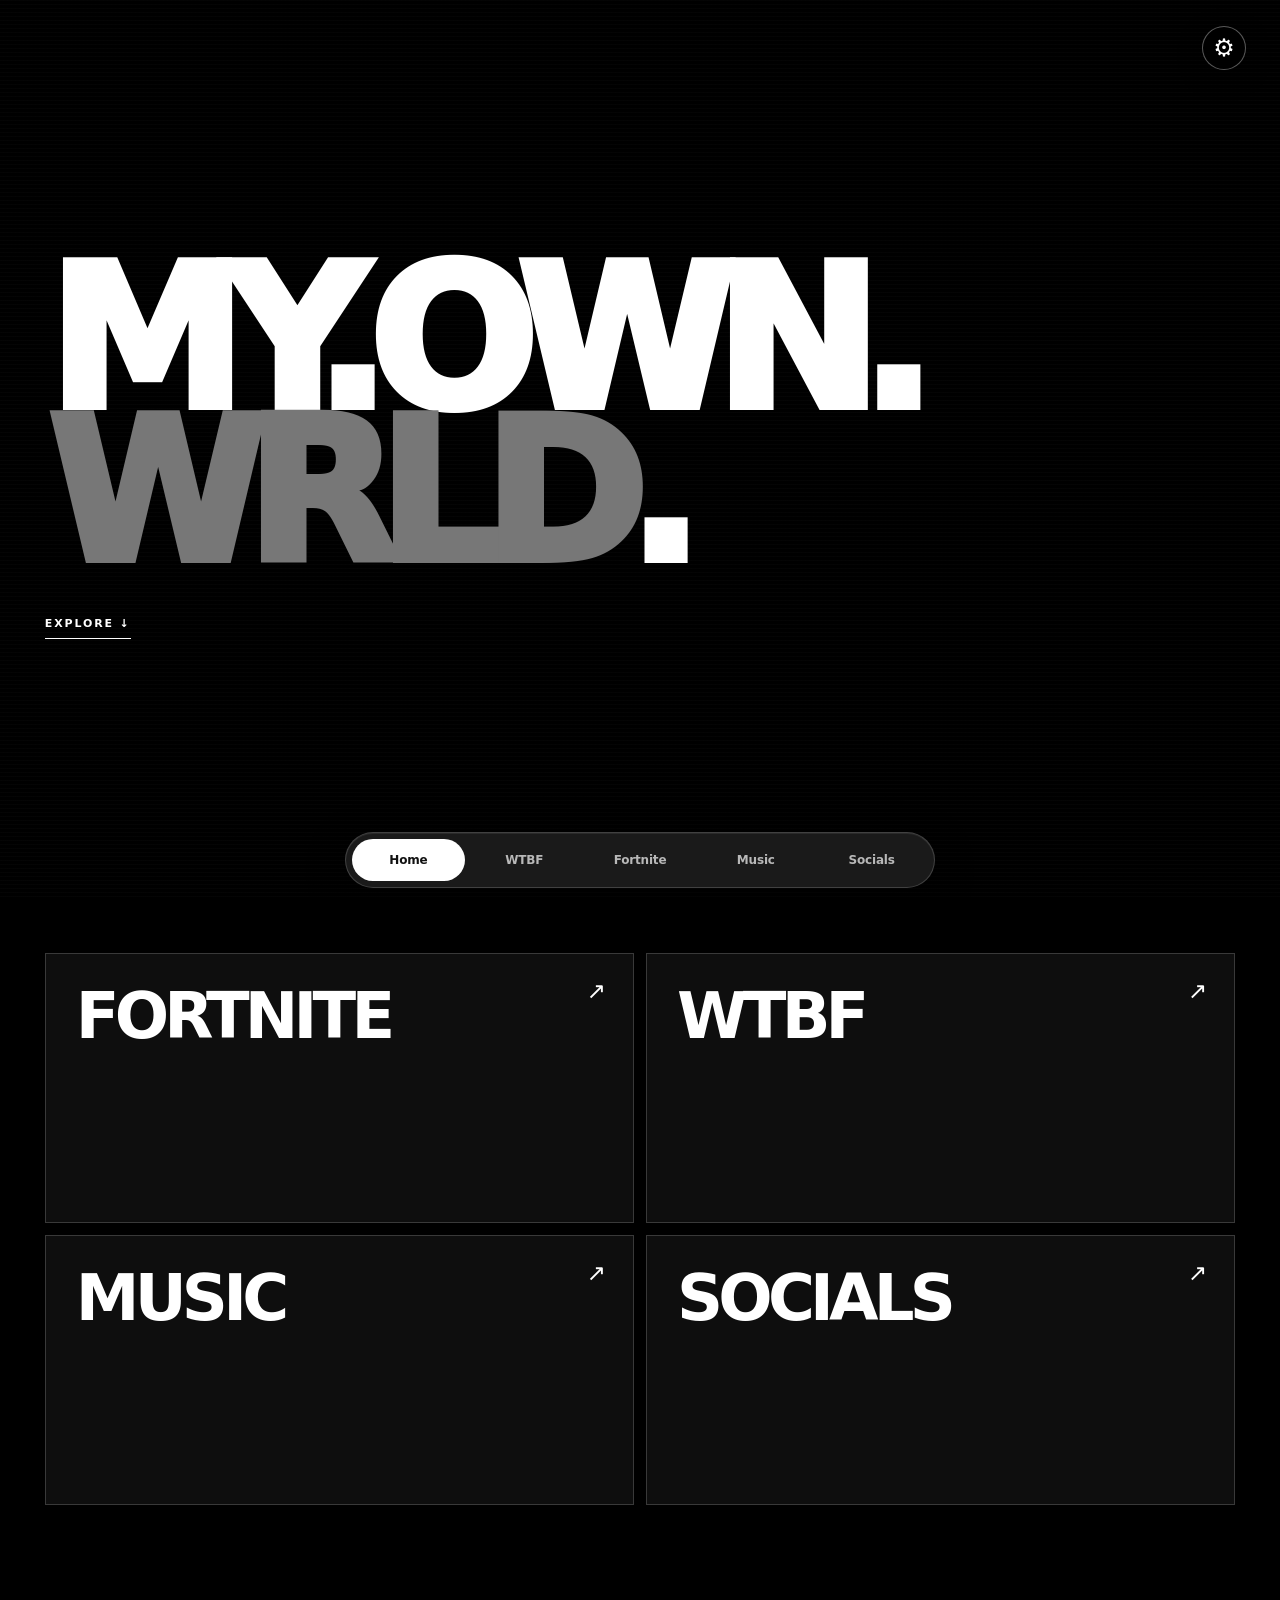
<file: public/index.html>
<!doctype html>
<html lang="en"><head><style>.world-intro-bottom{justify-content:flex-end}.world-tiles{margin-top:0}.world-tile{min-height:210px;align-items:center;justify-content:center;text-align:center}.world-section{padding-top:0}.world-tile strong{position:relative;z-index:1}</style><meta charset="utf-8"><meta name="viewport" content="width=device-width,initial-scale=1"><meta name="theme-color" content="#000000"><meta name="description" content="Personal space for gaming, WTBF, music and creative projects."><title>Home — MY.OWN.WRLD</title><script src="assets/js/settings.js?v=20261115e"></script><link rel="stylesheet" href="assets/css/style.css?v=20261115e"><link rel="stylesheet" href="assets/css/enhancements.css?v=20261115e"></head>
<body class="world-home-body"><main class="world-home"><div class="world-noise" aria-hidden="true"></div><section class="world-intro"><h1>MY.OWN.<br><em>WRLD</em><span class="world-dot">.</span></h1><div class="world-intro-bottom"><a href="#explore" class="world-scroll">EXPLORE ↓</a></div></section><section id="explore" class="world-section"><div class="world-tiles"><a class="world-tile" href="/my.own.wrld/profile.html?v=20261115e"><strong>FORTNITE</strong><b aria-hidden="true">↗</b></a><a class="world-tile" href="/my.own.wrld/wtbf.html?v=20261115e"><strong>WTBF</strong><b aria-hidden="true">↗</b></a><a class="world-tile" href="/my.own.wrld/music.html?v=20261115e"><strong>MUSIC</strong><b aria-hidden="true">↗</b></a><a class="world-tile" href="/my.own.wrld/socials.html?v=20261115e"><strong>SOCIALS</strong><b aria-hidden="true">↗</b></a></div></section></main><a class="settings-trigger" href="settings.html" aria-label="Settings" title="Settings">⚙</a>
<nav class="bottom-nav" aria-label="Main navigation"><a class="nav-link active" aria-current="page" href="/my.own.wrld/index.html?v=20261115e">Home</a><a class="nav-link" href="/my.own.wrld/wtbf.html?v=20261115e">WTBF</a><a class="nav-link" href="/my.own.wrld/profile.html?v=20261115e">Fortnite</a><a class="nav-link" href="/my.own.wrld/music.html?v=20261115e">Music</a><a class="nav-link" href="/my.own.wrld/socials.html?v=20261115e">Socials</a></nav></body></html>
</file>
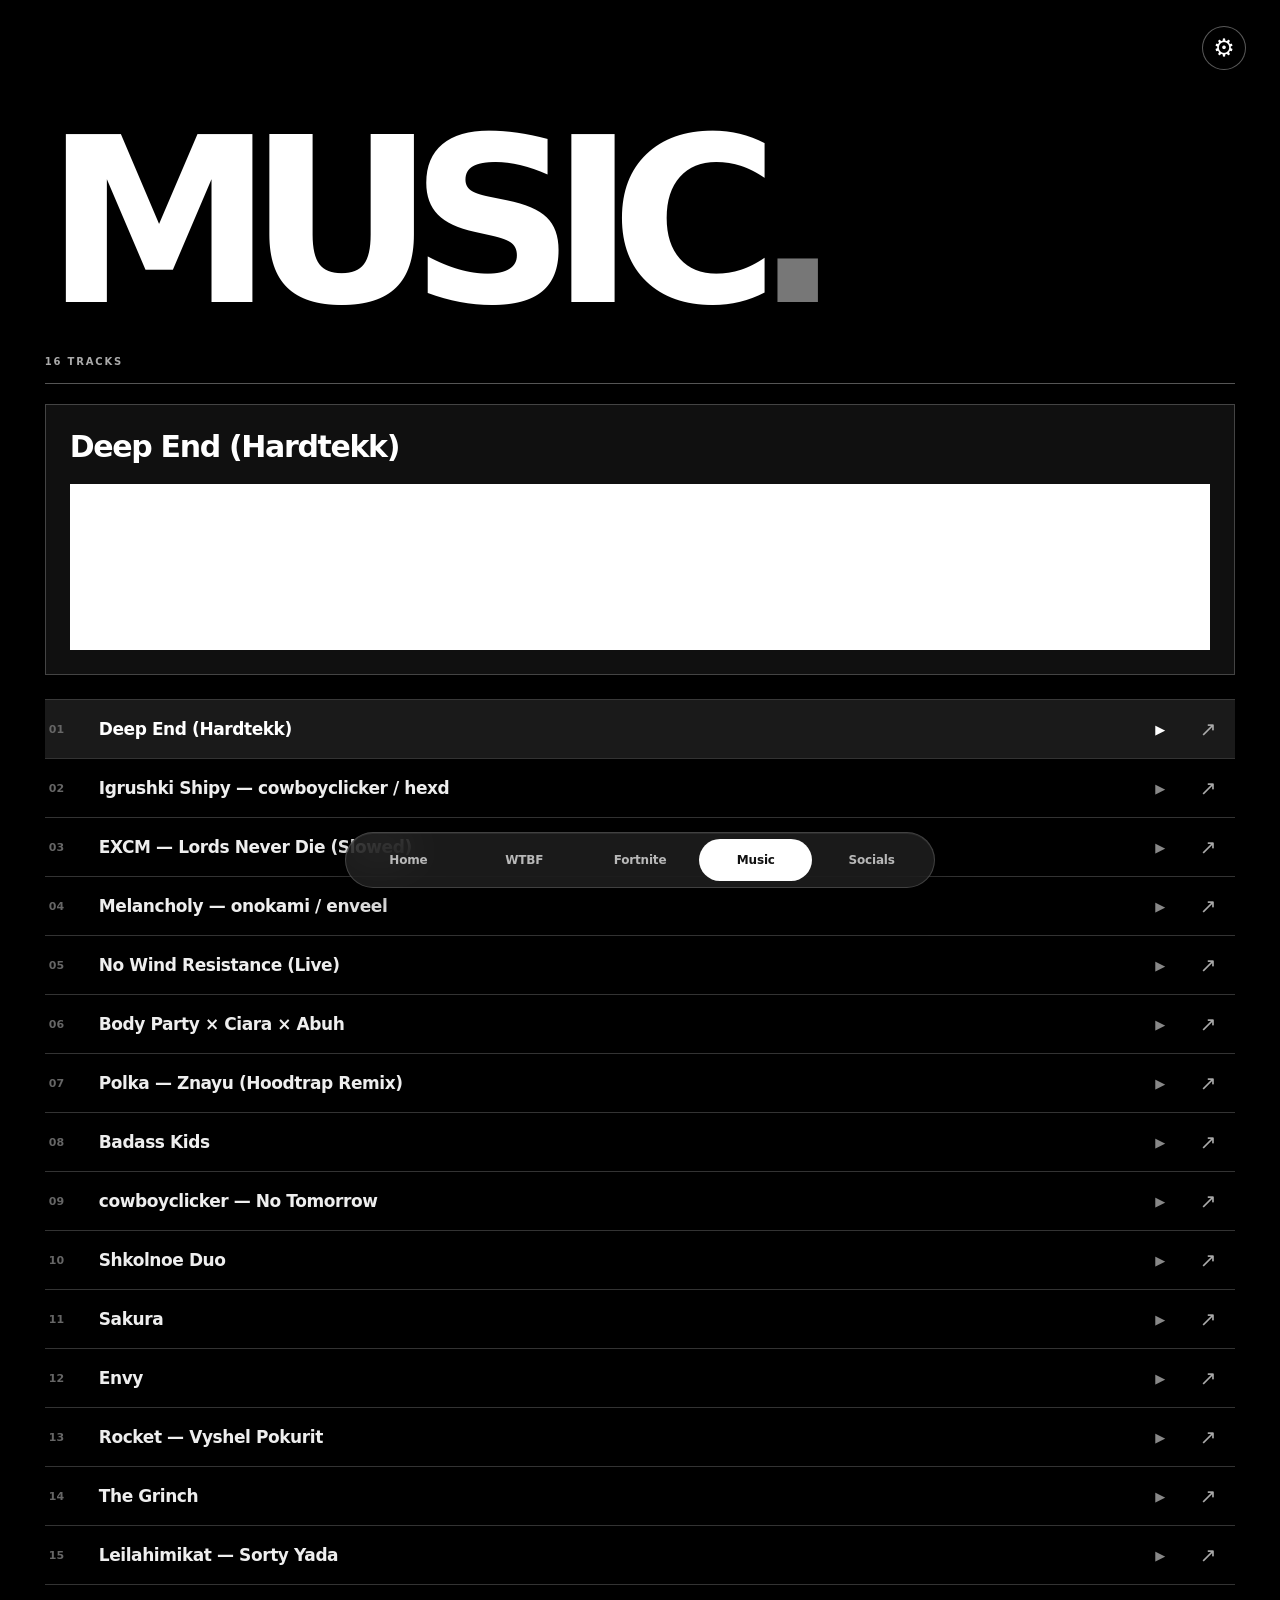
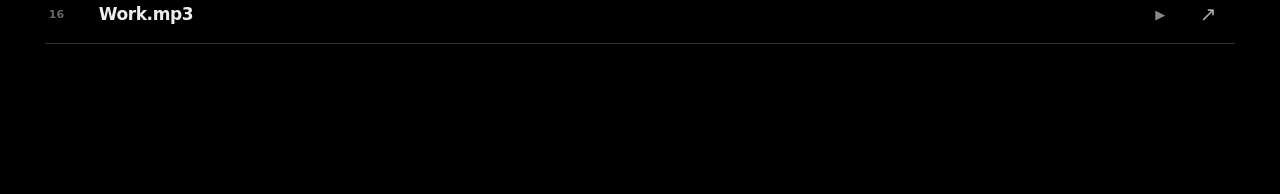
<file: public/music.html>
<!doctype html>
<html lang="en">
<head><meta charset="utf-8"><meta name="viewport" content="width=device-width,initial-scale=1"><meta name="theme-color" content="#000000"><meta name="description" content="16 favorite songs of zxcvGentleman on SoundCloud."><title>Music — MY.OWN.WRLD</title><script src="assets/js/settings.js?v=20261115e"></script><link rel="stylesheet" href="assets/css/style.css?v=20261115e"><link rel="stylesheet" href="assets/css/enhancements.css?v=20261115e"></head>
<body class="music-body">
<main class="music-page"><div class="music-inner">
<header class="music-hero"><h1>MUSIC<span>.</span></h1></header>

<section class="music-library" aria-label="Favorite songs" style="margin-top:25px">
 <div class="music-label"><span>16 TRACKS</span></div>
 <div class="track-player"><div class="track-player-heading"><strong id="selected-track">Deep End (Hardtekk)</strong></div><iframe id="soundcloud-player" title="SoundCloud music player" src="https://w.soundcloud.com/player/?url=https%3A%2F%2Fsoundcloud.com%2Fpipenpodol-sc%2Fdeep-end-hardtekk&color=%23ffffff&auto_play=false&hide_related=true&show_comments=false&show_user=true&show_reposts=false&visual=false" width="100%" height="166" frameborder="0" loading="lazy" allow="autoplay" referrerpolicy="strict-origin-when-cross-origin"></iframe></div>
 <ol class="track-list"><li class="track-row is-active" data-url="https://soundcloud.com/pipenpodol-sc/deep-end-hardtekk" data-title="Deep End (Hardtekk)"><button type="button" class="track-select" aria-label="Load Deep End (Hardtekk) in player"><span class="track-num">01</span><span class="track-name">Deep End (Hardtekk)</span><span class="track-playmark" aria-hidden="true">▶</span></button><a class="track-external" href="https://soundcloud.com/pipenpodol-sc/deep-end-hardtekk" target="_blank" rel="noopener noreferrer" aria-label="Open Deep End (Hardtekk) on SoundCloud">↗</a></li>
<li class="track-row" data-url="https://soundcloud.com/looserxd/igrushki-shipy-cowboyclicker-hexd" data-title="Igrushki Shipy — cowboyclicker / hexd"><button type="button" class="track-select" aria-label="Load Igrushki Shipy — cowboyclicker / hexd in player"><span class="track-num">02</span><span class="track-name">Igrushki Shipy — cowboyclicker / hexd</span><span class="track-playmark" aria-hidden="true">▶</span></button><a class="track-external" href="https://soundcloud.com/looserxd/igrushki-shipy-cowboyclicker-hexd" target="_blank" rel="noopener noreferrer" aria-label="Open Igrushki Shipy — cowboyclicker / hexd on SoundCloud">↗</a></li>
<li class="track-row" data-url="https://soundcloud.com/undernicotine/excm-lords-never-die-slowed" data-title="EXCM — Lords Never Die (Slowed)"><button type="button" class="track-select" aria-label="Load EXCM — Lords Never Die (Slowed) in player"><span class="track-num">03</span><span class="track-name">EXCM — Lords Never Die (Slowed)</span><span class="track-playmark" aria-hidden="true">▶</span></button><a class="track-external" href="https://soundcloud.com/undernicotine/excm-lords-never-die-slowed" target="_blank" rel="noopener noreferrer" aria-label="Open EXCM — Lords Never Die (Slowed) on SoundCloud">↗</a></li>
<li class="track-row" data-url="https://soundcloud.com/dekusarancha/melancholy-onokami-enveel" data-title="Melancholy — onokami / enveel"><button type="button" class="track-select" aria-label="Load Melancholy — onokami / enveel in player"><span class="track-num">04</span><span class="track-name">Melancholy — onokami / enveel</span><span class="track-playmark" aria-hidden="true">▶</span></button><a class="track-external" href="https://soundcloud.com/dekusarancha/melancholy-onokami-enveel" target="_blank" rel="noopener noreferrer" aria-label="Open Melancholy — onokami / enveel on SoundCloud">↗</a></li>
<li class="track-row" data-url="https://soundcloud.com/maksim-10633337/no-wind-resistance-live" data-title="No Wind Resistance (Live)"><button type="button" class="track-select" aria-label="Load No Wind Resistance (Live) in player"><span class="track-num">05</span><span class="track-name">No Wind Resistance (Live)</span><span class="track-playmark" aria-hidden="true">▶</span></button><a class="track-external" href="https://soundcloud.com/maksim-10633337/no-wind-resistance-live" target="_blank" rel="noopener noreferrer" aria-label="Open No Wind Resistance (Live) on SoundCloud">↗</a></li>
<li class="track-row" data-url="https://soundcloud.com/itsfeverie/body-party-x-ciara-x-abuh" data-title="Body Party × Ciara × Abuh"><button type="button" class="track-select" aria-label="Load Body Party × Ciara × Abuh in player"><span class="track-num">06</span><span class="track-name">Body Party × Ciara × Abuh</span><span class="track-playmark" aria-hidden="true">▶</span></button><a class="track-external" href="https://soundcloud.com/itsfeverie/body-party-x-ciara-x-abuh" target="_blank" rel="noopener noreferrer" aria-label="Open Body Party × Ciara × Abuh on SoundCloud">↗</a></li>
<li class="track-row" data-url="https://soundcloud.com/fxckfame10/polka-znayu-hoodtrap-remix" data-title="Polka — Znayu (Hoodtrap Remix)"><button type="button" class="track-select" aria-label="Load Polka — Znayu (Hoodtrap Remix) in player"><span class="track-num">07</span><span class="track-name">Polka — Znayu (Hoodtrap Remix)</span><span class="track-playmark" aria-hidden="true">▶</span></button><a class="track-external" href="https://soundcloud.com/fxckfame10/polka-znayu-hoodtrap-remix" target="_blank" rel="noopener noreferrer" aria-label="Open Polka — Znayu (Hoodtrap Remix) on SoundCloud">↗</a></li>
<li class="track-row" data-url="https://soundcloud.com/8yyy/badasskids" data-title="Badass Kids"><button type="button" class="track-select" aria-label="Load Badass Kids in player"><span class="track-num">08</span><span class="track-name">Badass Kids</span><span class="track-playmark" aria-hidden="true">▶</span></button><a class="track-external" href="https://soundcloud.com/8yyy/badasskids" target="_blank" rel="noopener noreferrer" aria-label="Open Badass Kids on SoundCloud">↗</a></li>
<li class="track-row" data-url="https://soundcloud.com/17javelin/cowboyclicker-no-tomorrow-prod" data-title="cowboyclicker — No Tomorrow"><button type="button" class="track-select" aria-label="Load cowboyclicker — No Tomorrow in player"><span class="track-num">09</span><span class="track-name">cowboyclicker — No Tomorrow</span><span class="track-playmark" aria-hidden="true">▶</span></button><a class="track-external" href="https://soundcloud.com/17javelin/cowboyclicker-no-tomorrow-prod" target="_blank" rel="noopener noreferrer" aria-label="Open cowboyclicker — No Tomorrow on SoundCloud">↗</a></li>
<li class="track-row" data-url="https://soundcloud.com/percoshket/shkolnoe-duo" data-title="Shkolnoe Duo"><button type="button" class="track-select" aria-label="Load Shkolnoe Duo in player"><span class="track-num">10</span><span class="track-name">Shkolnoe Duo</span><span class="track-playmark" aria-hidden="true">▶</span></button><a class="track-external" href="https://soundcloud.com/percoshket/shkolnoe-duo" target="_blank" rel="noopener noreferrer" aria-label="Open Shkolnoe Duo on SoundCloud">↗</a></li>
<li class="track-row" data-url="https://soundcloud.com/163onme/sakura" data-title="Sakura"><button type="button" class="track-select" aria-label="Load Sakura in player"><span class="track-num">11</span><span class="track-name">Sakura</span><span class="track-playmark" aria-hidden="true">▶</span></button><a class="track-external" href="https://soundcloud.com/163onme/sakura" target="_blank" rel="noopener noreferrer" aria-label="Open Sakura on SoundCloud">↗</a></li>
<li class="track-row" data-url="https://soundcloud.com/su4kasoska/envy" data-title="Envy"><button type="button" class="track-select" aria-label="Load Envy in player"><span class="track-num">12</span><span class="track-name">Envy</span><span class="track-playmark" aria-hidden="true">▶</span></button><a class="track-external" href="https://soundcloud.com/su4kasoska/envy" target="_blank" rel="noopener noreferrer" aria-label="Open Envy on SoundCloud">↗</a></li>
<li class="track-row" data-url="https://soundcloud.com/exdenya/rocket-vyshel-pokurit" data-title="Rocket — Vyshel Pokurit"><button type="button" class="track-select" aria-label="Load Rocket — Vyshel Pokurit in player"><span class="track-num">13</span><span class="track-name">Rocket — Vyshel Pokurit</span><span class="track-playmark" aria-hidden="true">▶</span></button><a class="track-external" href="https://soundcloud.com/exdenya/rocket-vyshel-pokurit" target="_blank" rel="noopener noreferrer" aria-label="Open Rocket — Vyshel Pokurit on SoundCloud">↗</a></li>
<li class="track-row" data-url="https://soundcloud.com/trippie-hippie-2/the-grinch" data-title="The Grinch"><button type="button" class="track-select" aria-label="Load The Grinch in player"><span class="track-num">14</span><span class="track-name">The Grinch</span><span class="track-playmark" aria-hidden="true">▶</span></button><a class="track-external" href="https://soundcloud.com/trippie-hippie-2/the-grinch" target="_blank" rel="noopener noreferrer" aria-label="Open The Grinch on SoundCloud">↗</a></li>
<li class="track-row" data-url="https://soundcloud.com/drkxd-825210092/leilahimikat-sorty-yada" data-title="Leilahimikat — Sorty Yada"><button type="button" class="track-select" aria-label="Load Leilahimikat — Sorty Yada in player"><span class="track-num">15</span><span class="track-name">Leilahimikat — Sorty Yada</span><span class="track-playmark" aria-hidden="true">▶</span></button><a class="track-external" href="https://soundcloud.com/drkxd-825210092/leilahimikat-sorty-yada" target="_blank" rel="noopener noreferrer" aria-label="Open Leilahimikat — Sorty Yada on SoundCloud">↗</a></li>
<li class="track-row" data-url="https://soundcloud.com/id_demigod/workmp3" data-title="Work.mp3"><button type="button" class="track-select" aria-label="Load Work.mp3 in player"><span class="track-num">16</span><span class="track-name">Work.mp3</span><span class="track-playmark" aria-hidden="true">▶</span></button><a class="track-external" href="https://soundcloud.com/id_demigod/workmp3" target="_blank" rel="noopener noreferrer" aria-label="Open Work.mp3 on SoundCloud">↗</a></li></ol>
</section>
</div></main>
<script>(function(){const rows=[...document.querySelectorAll('.track-row')],player=document.getElementById('soundcloud-player'),title=document.getElementById('selected-track');rows.forEach(row=>{row.querySelector('.track-select').addEventListener('click',()=>{rows.forEach(r=>r.classList.remove('is-active'));row.classList.add('is-active');title.textContent=row.dataset.title;const u='https://w.soundcloud.com/player/?url='+encodeURIComponent(row.dataset.url)+'&color=%23ffffff&auto_play=true&hide_related=true&show_comments=false&show_user=true&show_reposts=false&visual=false';player.src=u;player.title='SoundCloud: '+row.dataset.title;});});})();</script>
<a class="settings-trigger" href="settings.html" aria-label="Settings" title="Settings">⚙</a>
<nav class="bottom-nav" aria-label="Main navigation"><a class="nav-link" href="/my.own.wrld/index.html?v=20261115e">Home</a><a class="nav-link" href="/my.own.wrld/wtbf.html?v=20261115e">WTBF</a><a class="nav-link" href="/my.own.wrld/profile.html?v=20261115e">Fortnite</a><a class="nav-link active" aria-current="page" href="/my.own.wrld/music.html?v=20261115e">Music</a><a class="nav-link" href="/my.own.wrld/socials.html?v=20261115e">Socials</a></nav>
</body></html>
</file>
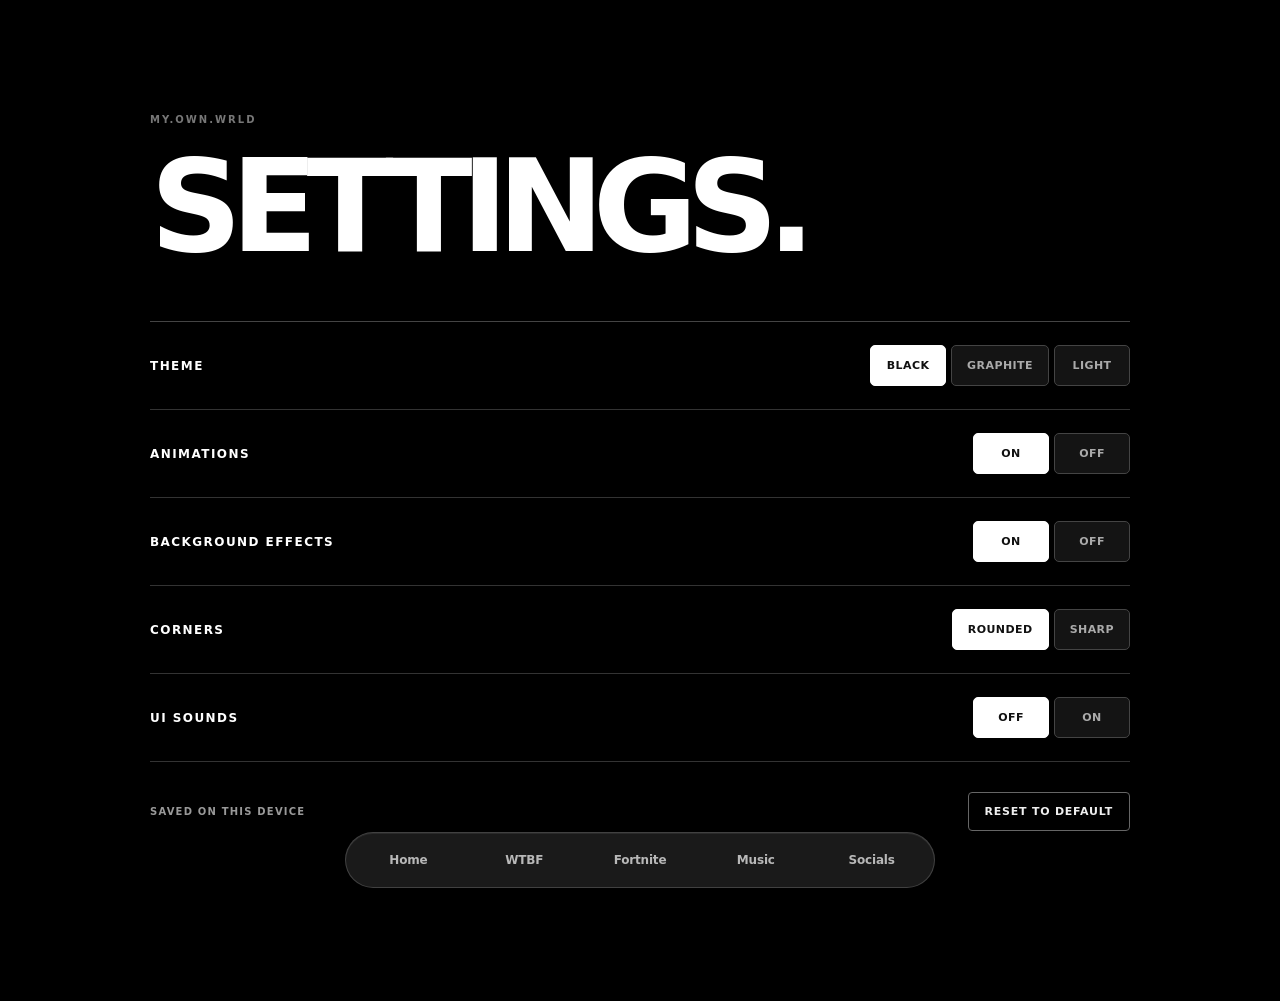
<file: public/settings.html>
<!doctype html><html lang="en"><head><meta charset="utf-8"><meta name="viewport" content="width=device-width,initial-scale=1"><meta name="theme-color" content="#000000"><meta name="description" content="Customize MY.OWN.WRLD"><title>Settings — MY.OWN.WRLD</title><script src="assets/js/settings.js?v=20261115e"></script><link rel="stylesheet" href="assets/css/style.css?v=20261115e"><link rel="stylesheet" href="assets/css/enhancements.css?v=20261115e"></head><body class="settings-body"><main class="settings-page"><div class="settings-inner"><header class="settings-heading"><span>MY.OWN.WRLD</span><h1>SETTINGS.</h1></header><section class="settings-options" aria-label="Website preferences">
<div class="settings-row"><strong>THEME</strong><div class="settings-segments" role="group" aria-label="THEME"><button type="button" data-setting="theme" data-value="dark" aria-pressed="false">BLACK</button><button type="button" data-setting="theme" data-value="graphite" aria-pressed="false">GRAPHITE</button><button type="button" data-setting="theme" data-value="light" aria-pressed="false">LIGHT</button></div></div>
<div class="settings-row"><strong>ANIMATIONS</strong><div class="settings-segments" role="group" aria-label="ANIMATIONS"><button type="button" data-setting="motion" data-value="on" aria-pressed="false">ON</button><button type="button" data-setting="motion" data-value="off" aria-pressed="false">OFF</button></div></div>
<div class="settings-row"><strong>BACKGROUND EFFECTS</strong><div class="settings-segments" role="group" aria-label="BACKGROUND EFFECTS"><button type="button" data-setting="background" data-value="on" aria-pressed="false">ON</button><button type="button" data-setting="background" data-value="off" aria-pressed="false">OFF</button></div></div>
<div class="settings-row"><strong>CORNERS</strong><div class="settings-segments" role="group" aria-label="CORNERS"><button type="button" data-setting="corners" data-value="rounded" aria-pressed="false">ROUNDED</button><button type="button" data-setting="corners" data-value="sharp" aria-pressed="false">SHARP</button></div></div>
<div class="settings-row"><strong>UI SOUNDS</strong><div class="settings-segments" role="group" aria-label="UI SOUNDS"><button type="button" data-setting="sounds" data-value="off" aria-pressed="false">OFF</button><button type="button" data-setting="sounds" data-value="on" aria-pressed="false">ON</button></div></div>
</section><footer class="settings-footer"><span id="settings-status" role="status" aria-live="polite">SAVED ON THIS DEVICE</span><button id="settings-reset" type="button">RESET TO DEFAULT</button></footer></div></main><nav class="bottom-nav" aria-label="Main navigation"><a class="nav-link" href="index.html">Home</a><a class="nav-link" href="wtbf.html">WTBF</a><a class="nav-link" href="profile.html">Fortnite</a><a class="nav-link" href="music.html">Music</a><a class="nav-link" href="socials.html">Socials</a></nav></body></html>
</file>
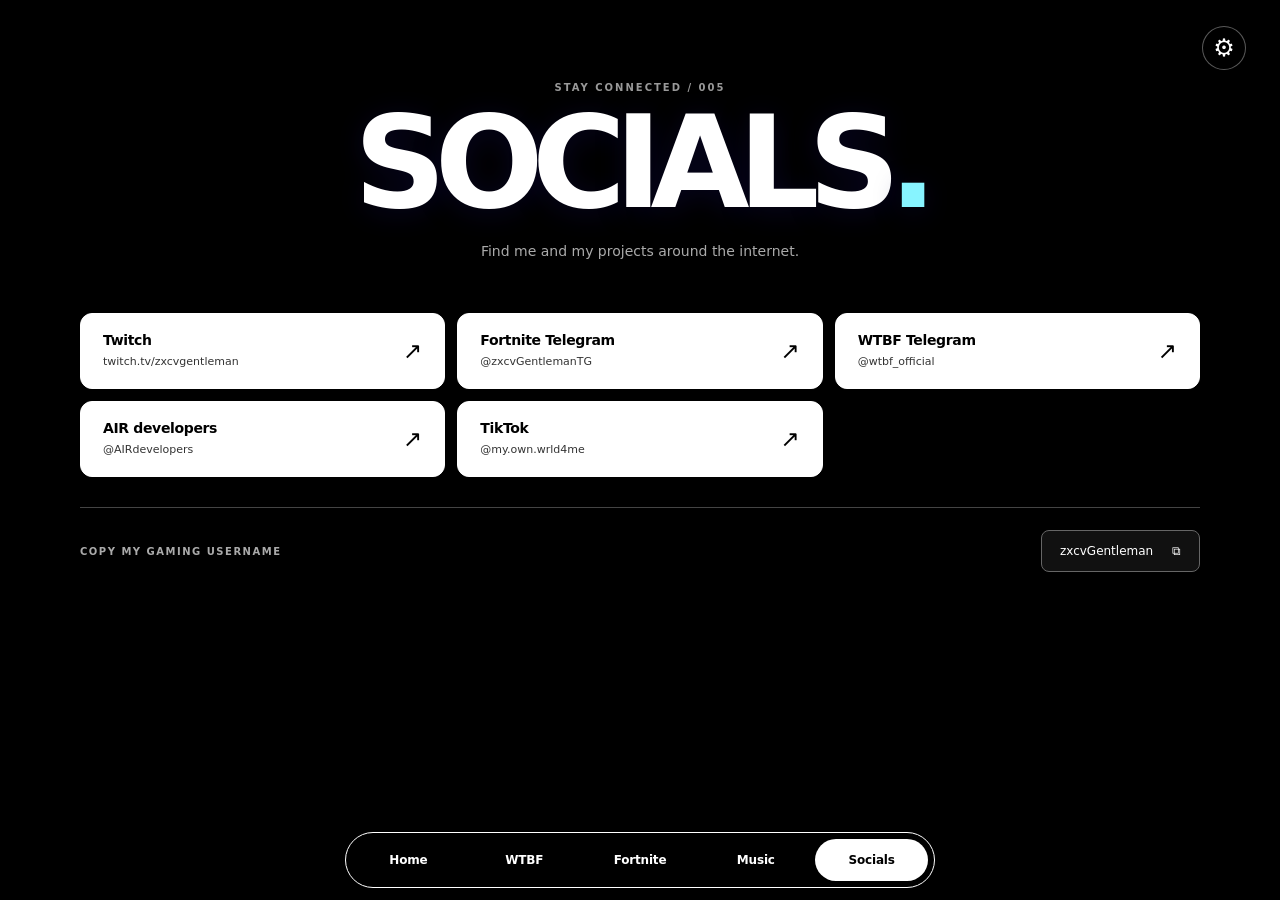
<file: public/socials.html>
<!doctype html>
<html lang="en">
<head>
  <meta charset="utf-8">
  <meta name="viewport" content="width=device-width, initial-scale=1">
  <meta name="theme-color" content="#211b63">
  <meta name="description" content="Social media and community links for zxcvGentleman.">
  <title>Socials — zxcvGentleman</title>
  <script src="assets/js/settings.js?v=20261115e"></script><link rel="stylesheet" href="assets/css/style.css?v=20261115e"><link rel="stylesheet" href="assets/css/enhancements.css?v=20261115e">
</head>
<body class="socials-body">
  <main class="socials-page">
    <div class="socials-shell">
      <header class="socials-header"><p class="socials-subtitle">STAY CONNECTED / 005</p><h1>SOCIALS<span class="world-dot">.</span></h1><p class="socials-description">Find me and my projects around the internet.</p></header>

      <section class="socials-content" aria-label="Social media links">
        <div class="socials-links-grid">
          <a class="socials-link-card" href="https://www.twitch.tv/zxcvgentleman" target="_blank" rel="noopener noreferrer">
            <span class="socials-link-copy"><strong>Twitch</strong><small>twitch.tv/zxcvgentleman</small></span><span class="socials-arrow" aria-hidden="true">↗</span>
          </a>
          <a class="socials-link-card" href="https://t.me/zxcvGentlemanTG" target="_blank" rel="noopener noreferrer">
            <span class="socials-link-copy"><strong>Fortnite Telegram</strong><small>@zxcvGentlemanTG</small></span><span class="socials-arrow" aria-hidden="true">↗</span>
          </a>
          <a class="socials-link-card" href="https://t.me/wtbf_official" target="_blank" rel="noopener noreferrer">
            <span class="socials-link-copy"><strong>WTBF Telegram</strong><small>@wtbf_official</small></span><span class="socials-arrow" aria-hidden="true">↗</span>
          </a>
          <a class="socials-link-card" href="https://t.me/AIRdevelopers" target="_blank" rel="noopener noreferrer">
            <span class="socials-link-copy"><strong>AIR developers</strong><small>@AIRdevelopers</small></span><span class="socials-arrow" aria-hidden="true">↗</span>
          </a>
          <a class="socials-link-card" href="https://www.tiktok.com/@my.own.wrld4me" target="_blank" rel="noopener noreferrer">
            <span class="socials-link-copy"><strong>TikTok</strong><small>@my.own.wrld4me</small></span><span class="socials-arrow" aria-hidden="true">↗</span>
          </a>
        </div>
      </section><div class="socials-copy-area"><span>COPY MY GAMING USERNAME</span><button type="button" id="copy-username" aria-live="polite">zxcvGentleman <span>⧉</span></button></div></div></main><script>document.getElementById('copy-username').addEventListener('click',async function(){try{await navigator.clipboard.writeText('zxcvGentleman');this.textContent='COPIED ✓';setTimeout(()=>this.innerHTML='zxcvGentleman <span>⧉</span>',1600)}catch(e){this.textContent='SELECT: zxcvGentleman'}})</script>

  <a class="settings-trigger" href="settings.html" aria-label="Settings" title="Settings">⚙</a>
<nav class="bottom-nav" aria-label="Main navigation"><a class="nav-link" href="/my.own.wrld/index.html?v=20261115e">Home</a><a class="nav-link" href="/my.own.wrld/wtbf.html?v=20261115e">WTBF</a><a class="nav-link" href="/my.own.wrld/profile.html?v=20261115e">Fortnite</a><a class="nav-link" href="/my.own.wrld/music.html?v=20261115e">Music</a><a class="nav-link active" aria-current="page" href="/my.own.wrld/socials.html?v=20261115e">Socials</a></nav>
</body>
</html>
</file>
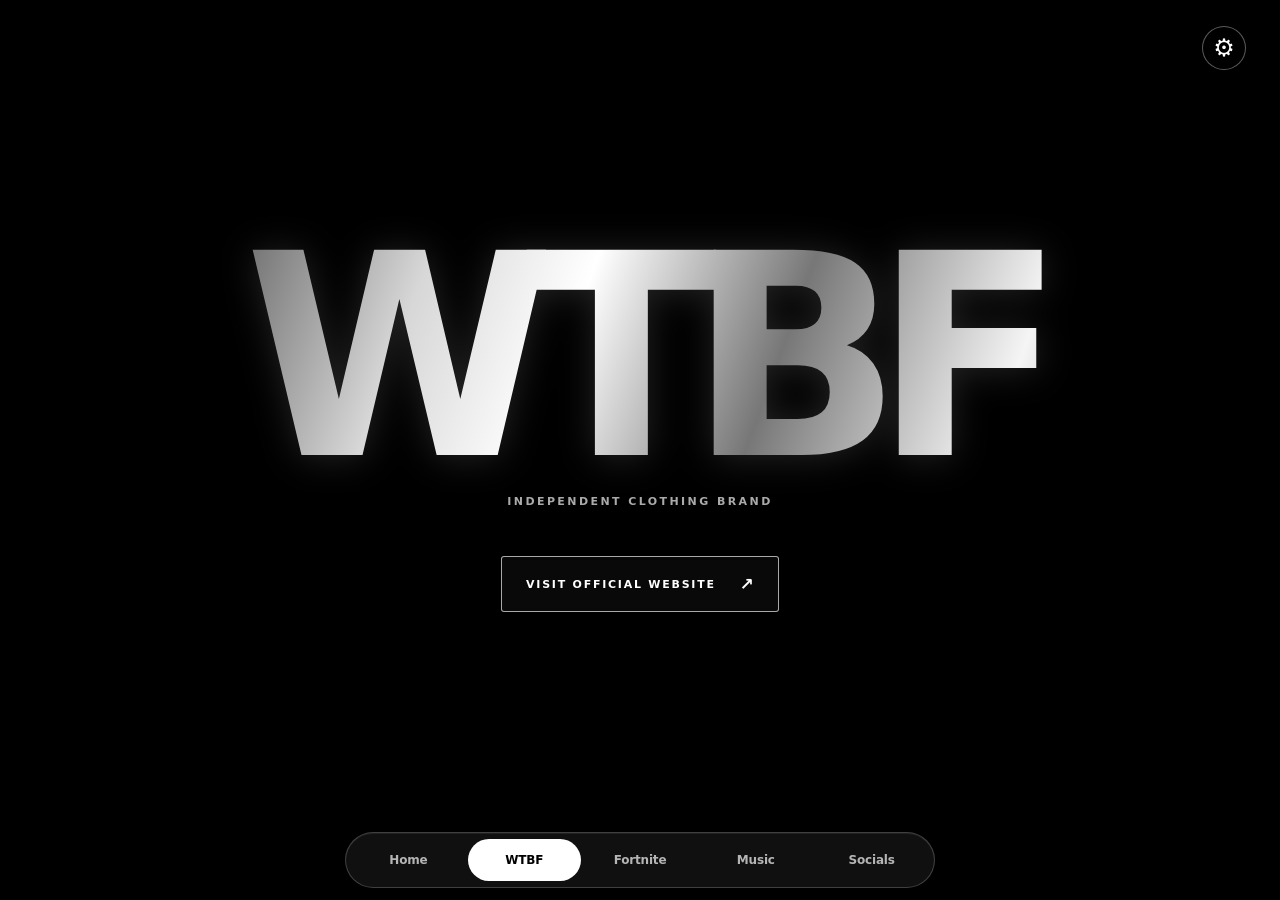
<file: public/wtbf.html>
<!doctype html>
<html lang="en">
<head>
  <meta charset="utf-8">
  <meta name="viewport" content="width=device-width, initial-scale=1">
  <meta name="theme-color" content="#000000">
  <meta name="description" content="WTBF — independent clothing brand. Visit the official WTBF website.">
  <title>WTBF — zxcvGentleman</title>
  <script src="assets/js/settings.js?v=20261115e"></script><link rel="stylesheet" href="assets/css/style.css?v=20261115e"><link rel="stylesheet" href="assets/css/enhancements.css?v=20261115e">
</head>
<body class="wtbf-body">
  <main class="wtbf-main">
    <section class="wtbf-stage" aria-label="WTBF clothing brand">
      <div class="wtbf-content">
        <h1 class="wtbf-wordmark">WTBF</h1>
        <p class="wtbf-date">INDEPENDENT CLOTHING BRAND</p>
        <a class="wtbf-site-link" href="https://onlyhatred.github.io/wtbf/" target="_blank" rel="noopener noreferrer">
          <span>VISIT OFFICIAL WEBSITE</span>
          <span aria-hidden="true">↗</span>
        </a>
      </div>
    </section>
  </main>
  <a class="settings-trigger" href="settings.html" aria-label="Settings" title="Settings">⚙</a>
<nav class="bottom-nav" aria-label="Main navigation"><a class="nav-link" href="/my.own.wrld/index.html?v=20261115e">Home</a><a class="nav-link active" aria-current="page" href="/my.own.wrld/wtbf.html?v=20261115e">WTBF</a><a class="nav-link" href="/my.own.wrld/profile.html?v=20261115e">Fortnite</a><a class="nav-link" href="/my.own.wrld/music.html?v=20261115e">Music</a><a class="nav-link" href="/my.own.wrld/socials.html?v=20261115e">Socials</a></nav>
</body>
</html>
</file>
<file: public/assets/css/style.css>
:root {
  color-scheme: dark;
  --bg: #101010;
  --surface: #191919;
  --surface-hover: #222;
  --text: #f5f5f5;
  --muted: #999;
  --line: rgba(255,255,255,.12);
  --accent: #fff;
  --gutter: clamp(20px, 3.5vw, 58px);
  --nav-bottom: clamp(14px, 2.4vh, 26px);
  --font: Inter, ui-sans-serif, system-ui, -apple-system, BlinkMacSystemFont, "Segoe UI", sans-serif;
}
* { box-sizing: border-box; -webkit-user-select: none; user-select: none; }
html { min-height:100%; background:var(--bg); scroll-behavior:smooth; }
body { min-height:100vh; margin:0; background:var(--bg); color:var(--text); font-family:var(--font); -webkit-font-smoothing:antialiased; }
a { color:inherit; text-decoration:none; }
button { font:inherit; }
.wrap { width:100%; padding-inline:var(--gutter); }
main { width:100%; }
.page { min-height:100svh; width:100%; padding:clamp(76px,12vh,140px) var(--gutter) 130px; display:flex; flex-direction:column; justify-content:center; }
.page-inner { width:100%; max-width:1450px; margin-inline:auto; }
.eyebrow { margin:0 0 18px; color:var(--muted); font-size:11px; font-weight:650; letter-spacing:.13em; text-transform:uppercase; }
h1,h2 { margin:0; font-size:clamp(52px,9vw,132px); line-height:.94; letter-spacing:-.09em; font-weight:760; overflow-wrap:anywhere; }
.accent { color:var(--accent); }
.lead { max-width:680px; margin:30px 0 0; color:var(--muted); font-size:clamp(16px,1.7vw,21px); line-height:1.75; }
.home-page { min-height:100svh; align-items:flex-start; }
.home-page h1 { font-size:clamp(64px,13vw,190px); line-height:.88; letter-spacing:-.105em; }
.home-copy { max-width:620px; margin:clamp(28px,4vw,48px) 0 0; color:var(--muted); font-size:clamp(16px,1.5vw,20px); line-height:1.75; }
.text-link { display:inline-flex; align-items:center; gap:10px; margin-top:32px; color:var(--text); font-size:13px; font-weight:700; transition:gap .2s; }
.text-link:hover { gap:16px; }
.split-bottom { display:flex; justify-content:space-between; align-items:flex-end; gap:24px; margin-top:clamp(55px,9vh,100px); padding-top:20px; border-top:1px solid var(--line); }
.split-bottom p { max-width:440px; margin:0; color:var(--muted); font-size:14px; line-height:1.7; }
.meta { color:var(--text); font-size:13px; white-space:nowrap; }
.profile-grid { display:grid; grid-template-columns:minmax(0,1fr); gap:14px; max-width:820px; margin-top:clamp(44px,7vh,75px); }
.profile-card { min-height:190px; padding:clamp(26px,3.5vw,44px); background:var(--surface); border:1px solid var(--line); border-radius:22px; }
.profile-card h2 { margin:0 0 10px; font-size:clamp(20px,2.3vw,29px); letter-spacing:-.055em; }
.profile-card p { max-width:480px; margin:0; color:var(--muted); font-size:14px; line-height:1.75; }
.social-grid { display:grid; grid-template-columns:repeat(3,minmax(0,1fr)); gap:14px; max-width:1120px; margin-top:clamp(40px,7vh,76px); }
.social-card { min-height:132px; padding:25px 24px; display:flex; align-items:center; justify-content:space-between; gap:16px; background:var(--surface); border:1px solid var(--line); border-radius:20px; transition:background .2s,border-color .2s,transform .2s; }
.social-card:hover { background:var(--surface-hover); border-color:rgba(255,255,255,.35); transform:translateY(-2px); }
.social-card > span:first-child { min-width:0; }
.social-card:focus-visible { outline:2px solid var(--accent); outline-offset:4px; }
.social-name { display:block; font-size:clamp(18px,2vw,24px); font-weight:680; letter-spacing:-.04em; }
.social-handle { display:block; margin-top:7px; color:var(--muted); font-size:12px; }
.bottom-nav { position:fixed; z-index:20; left:50%; bottom:calc(var(--nav-bottom) + env(safe-area-inset-bottom,0px)); transform:translateX(-50%); width:max-content; max-width:calc(100vw - 24px); display:flex; align-items:center; justify-content:center; gap:3px; padding:6px; overflow-x:auto; overscroll-behavior-x:contain; scrollbar-width:none; border:1px solid rgba(255,255,255,.17); border-radius:999px; background:rgba(35,35,35,.76); -webkit-backdrop-filter:blur(22px) saturate(155%); backdrop-filter:blur(22px) saturate(155%); box-shadow:0 10px 38px rgba(0,0,0,.34),inset 0 1px rgba(255,255,255,.07); }
.bottom-nav::-webkit-scrollbar { display:none; }
.nav-link { flex:0 0 auto; min-height:42px; padding:0 16px; display:inline-flex; align-items:center; justify-content:center; border-radius:999px; color:rgba(245,245,245,.72); white-space:nowrap; font-size:12px; font-weight:650; transition:color .2s,background .2s; }
.nav-link:hover { color:var(--text); background:rgba(255,255,255,.08); }
.nav-link.active { color:#111; background:var(--accent); }
.nav-link:focus-visible,a:focus-visible { outline:2px solid var(--accent); outline-offset:3px; }
@media(max-width:1000px) {
 .social-grid { grid-template-columns:repeat(2,minmax(0,1fr)); }
 .social-card:last-child { grid-column:1 / -1; width:calc(50% - 7px); justify-self:center; }
}
@media(max-width:700px) {

 .page { min-height:75svh; padding-block:84px 120px; }
 .home-page { min-height:78svh; }
 .home-page h1 { font-size:clamp(58px,15vw,108px); }
 .profile-grid,.social-grid { grid-template-columns:1fr; }
 .social-card:last-child { grid-column:auto; width:100%; }
 .profile-card { min-height:0; }
 .split-bottom { align-items:flex-start; flex-direction:column; }
 .bottom-nav { gap:1px; padding:5px; }
 .nav-link { min-height:40px; padding-inline:12px; font-size:11px; }

}
@media(max-width:390px) { .nav-link { padding-inline:10px; font-size:10px; } .bottom-nav { max-width:calc(100vw - 14px); } }
@media(prefers-reduced-motion:reduce) { html{scroll-behavior:auto} *,*::before,*::after{transition-duration:.01ms!important} }

/* WTBF brand landing page */
.wtbf-body { background:#160d2b; overflow-x:hidden; }
.wtbf-main { min-height:100svh; }
.wtbf-stage {
  position:relative; isolation:isolate; min-height:100svh; overflow:hidden;
  display:grid; place-items:center; padding:100px var(--gutter) 130px;
  background:
    radial-gradient(ellipse at 15% 18%,rgba(255,91,112,.48),transparent 34%),
    radial-gradient(ellipse at 84% 24%,rgba(255,177,66,.42),transparent 32%),
    radial-gradient(ellipse at 70% 85%,rgba(65,94,255,.5),transparent 38%),
    linear-gradient(135deg,#241044 0%,#39115b 42%,#111b49 100%);
}
.wtbf-content { position:relative; z-index:2; text-align:center; }
.wtbf-wordmark {
  margin:0; color:transparent;
  background:linear-gradient(105deg,#fff 4%,#ffd7a1 34%,#ff8ba7 62%,#a8b8ff 95%);
  -webkit-background-clip:text; background-clip:text;
  font-size:clamp(92px,22vw,300px); line-height:.78; letter-spacing:-.105em;
  font-weight:900; filter:drop-shadow(0 16px 48px rgba(0,0,0,.2));
}
.wtbf-date {
  margin:clamp(28px,5vw,54px) 0 0; color:rgba(255,255,255,.82);
  font-size:11px; font-weight:750; letter-spacing:.24em;
}
.wtbf-glow { position:absolute; z-index:0; border-radius:50%; filter:blur(2px); pointer-events:none; }
.wtbf-glow-one { width:min(44vw,560px); aspect-ratio:1; top:-18%; left:-12%; background:linear-gradient(135deg,rgba(255,100,126,.75),rgba(255,177,66,.08)); }
.wtbf-glow-two { width:min(48vw,620px); aspect-ratio:1; right:-15%; top:8%; background:linear-gradient(145deg,rgba(255,187,82,.7),rgba(255,100,126,.08)); }
.wtbf-glow-three { width:min(58vw,700px); aspect-ratio:1; bottom:-38%; left:22%; background:linear-gradient(135deg,rgba(72,107,255,.62),rgba(171,91,255,.08)); }
.wtbf-orbit { position:absolute; z-index:1; border:1px solid rgba(255,255,255,.13); border-radius:50%; pointer-events:none; }
.wtbf-orbit-one { width:min(82vw,1050px); aspect-ratio:1; }
.wtbf-orbit-two { width:min(65vw,820px); aspect-ratio:1; border-color:rgba(255,255,255,.08); }
.wtbf-body .bottom-nav { background:rgba(24,17,43,.72); border-color:rgba(255,255,255,.2); }
@media(max-width:700px) {
  .wtbf-stage { min-height:100svh; padding-block:90px 120px; }
  .wtbf-wordmark { font-size:clamp(88px,23vw,170px); }
  .wtbf-date { font-size:9px; letter-spacing:.18em; }
  .wtbf-orbit-one { width:125vw; }
  .wtbf-orbit-two { width:95vw; }
}
@media(prefers-reduced-motion:reduce) {
  .wtbf-glow { filter:none; }
}

/* Fortnite-inspired player profile */
.profile-body { background:#0b1025; overflow-x:hidden; }
.profile-main { min-height:100svh; }
.player-screen {
  position:relative; isolation:isolate; min-height:100svh; overflow:hidden;
  display:flex; align-items:center; padding:clamp(82px,10vh,120px) var(--gutter) 130px;
  background:
    linear-gradient(118deg,rgba(8,14,39,.98) 0%,rgba(14,28,72,.96) 52%,rgba(35,24,91,.96) 100%);
}
.player-gridlines {
  position:absolute; z-index:-1; inset:0; opacity:.2; pointer-events:none;
  background-image:linear-gradient(rgba(126,173,255,.24) 1px,transparent 1px),linear-gradient(90deg,rgba(126,173,255,.24) 1px,transparent 1px);
  background-size:54px 54px; mask-image:linear-gradient(90deg,transparent,#000 35%,#000);
}
.player-glow { position:absolute; z-index:-1; border-radius:50%; filter:blur(3px); pointer-events:none; }
.player-glow-blue { width:min(65vw,850px); aspect-ratio:1; top:-35%; right:-12%; background:radial-gradient(circle,rgba(32,131,255,.38),transparent 68%); }
.player-glow-violet { width:min(55vw,700px); aspect-ratio:1; bottom:-48%; left:15%; background:radial-gradient(circle,rgba(130,62,255,.32),transparent 70%); }
.player-content { position:relative; z-index:2; width:100%; max-width:1180px; margin:0 auto; }
.player-topline { display:flex; justify-content:space-between; align-items:center; gap:18px; margin-bottom:clamp(22px,4vh,42px); }
.player-kicker,.player-status,.player-overline,.player-stat span,.player-panel-footer {
  font-size:10px; font-weight:800; letter-spacing:.18em; text-transform:uppercase;
}
.player-kicker { color:#a9c8ff; }
.player-status { display:inline-flex; align-items:center; gap:9px; padding:10px 13px; color:#e5f1ff; background:rgba(34,112,220,.16); border:1px solid rgba(118,177,255,.32); border-radius:4px; }
.player-status i { width:7px; height:7px; border-radius:50%; background:#8dffce; box-shadow:0 0 12px #8dffce; }
.player-name {
  margin:0 0 clamp(30px,5vh,54px); color:#fff;
  font-size:clamp(52px,10vw,126px); line-height:.88; letter-spacing:-.075em;
  font-weight:900; text-transform:uppercase; text-shadow:0 8px 36px rgba(0,0,0,.28);
}
.player-name span { color:#7fc2ff; }
.player-panel {
  position:relative; max-width:920px; padding:clamp(24px,4vw,42px);
  background:linear-gradient(125deg,rgba(20,39,85,.9),rgba(19,25,63,.86));
  border:1px solid rgba(132,183,255,.36); border-left:4px solid #55aaff;
  box-shadow:0 24px 80px rgba(0,0,0,.28),inset 0 1px rgba(255,255,255,.08);
  clip-path:polygon(0 0,calc(100% - 22px) 0,100% 22px,100% 100%,0 100%);
}
.player-panel-heading { display:flex; justify-content:space-between; align-items:flex-end; gap:20px; padding-bottom:19px; border-bottom:1px solid rgba(153,194,255,.2); }
.player-overline { color:#8ebdff; }
.player-panel-heading h2 { color:#fff; font-size:clamp(27px,4vw,42px); letter-spacing:-.055em; }
.player-bio { max-width:760px; margin:23px 0 28px; color:#d3def3; font-size:clamp(14px,1.4vw,16px); line-height:1.8; }
.player-stats { display:grid; grid-template-columns:repeat(3,minmax(0,1fr)); gap:10px; }
.player-stat { min-height:86px; padding:17px 18px; display:flex; flex-direction:column; justify-content:space-between; gap:12px; background:rgba(4,12,36,.48); border:1px solid rgba(132,183,255,.19); }
.player-stat span { color:#8ca8d4; font-size:9px; }
.player-stat strong { color:#fff; font-size:clamp(13px,1.6vw,18px); letter-spacing:.015em; }
.player-panel-footer { display:flex; justify-content:space-between; align-items:center; margin-top:22px; color:#7fa6df; font-size:9px; }
.player-crosshair { color:#ffd35a; font-size:21px; line-height:1; }
.player-side-mark {
  position:absolute; right:2vw; bottom:9vh; color:rgba(145,182,255,.07);
  font-size:clamp(130px,24vw,360px); line-height:.8; font-weight:950; letter-spacing:-.12em;
  pointer-events:none;
}
.profile-body .bottom-nav { background:rgba(12,20,48,.78); border-color:rgba(143,184,255,.24); }
.profile-body .nav-link.active { color:#07152c; background:#8fc8ff; }
@media(max-width:700px) {
  .player-screen { min-height:100svh; padding-block:82px 120px; }
  .player-topline { align-items:flex-start; flex-direction:column; }
  .player-name { font-size:clamp(48px,12vw,76px); overflow-wrap:anywhere; }
  .player-panel { padding:22px 18px; }
  .player-panel-heading { align-items:flex-start; flex-direction:column-reverse; gap:8px; }
  .player-stats { grid-template-columns:1fr; }
  .player-stat { min-height:68px; }
  .player-side-mark { right:-3vw; bottom:13vh; }
}
@media(prefers-reduced-motion:reduce) { .player-glow { filter:none; } }

/* Fortnite player dashboard — visual profile layout */
.profile-body{background:#080f22}
.player-screen{min-height:100svh;align-items:stretch;padding:clamp(42px,6vh,72px) var(--gutter) 112px;background:radial-gradient(ellipse at 8% 85%,rgba(39,94,206,.2),transparent 34%),radial-gradient(ellipse at 85% 8%,rgba(107,55,211,.23),transparent 34%),linear-gradient(125deg,#080f22 0%,#101d3c 54%,#17143b 100%)}
.player-dashboard{position:relative;z-index:2;width:100%;max-width:1320px;margin:auto}
.player-topline{margin-bottom:clamp(26px,4vh,42px)}
.player-kicker{display:flex;align-items:center;gap:10px;color:#a9c8ff}
.player-kicker i{width:7px;height:7px;background:#5ce4ff;box-shadow:0 0 15px #5ce4ff;transform:rotate(45deg)}
.player-status{border-radius:2px;letter-spacing:.14em}
.player-status b{width:6px;height:6px;background:#66f5bd;box-shadow:0 0 12px #66f5bd;border-radius:50%}
.player-layout{display:grid;grid-template-columns:minmax(260px,.78fr) minmax(0,1.55fr);gap:clamp(28px,5vw,76px);align-items:center}
.player-identity{min-width:0}
.player-card-frame{position:relative;min-height:490px;padding:20px;overflow:hidden;isolation:isolate;display:flex;flex-direction:column;justify-content:space-between;background:linear-gradient(155deg,rgba(71,153,255,.24),transparent 40%),radial-gradient(ellipse at 50% 45%,rgba(95,88,255,.38),transparent 53%),linear-gradient(145deg,#172e5a,#11152f 70%);border:1px solid rgba(151,199,255,.42);box-shadow:0 28px 90px rgba(0,0,0,.38),inset 0 0 50px rgba(75,151,255,.1);clip-path:polygon(0 0,calc(100% - 30px) 0,100% 30px,100% 100%,0 100%)}
.player-card-frame:before,.player-card-frame:after{content:"";position:absolute;z-index:-1;pointer-events:none}
.player-card-frame:before{width:340px;height:340px;left:50%;top:48%;transform:translate(-50%,-50%);border:1px solid rgba(151,205,255,.22);border-radius:50%;box-shadow:0 0 0 22px rgba(115,176,255,.035),0 0 0 55px rgba(115,176,255,.025),0 0 70px rgba(47,147,255,.24)}
.player-card-frame:after{inset:0;opacity:.18;background:linear-gradient(115deg,transparent 35%,rgba(255,255,255,.2) 50%,transparent 65%)}
.player-card-top,.player-card-bottom{display:flex;justify-content:space-between;gap:12px;color:#b7d6ff;font-size:9px;font-weight:850;letter-spacing:.17em}
.player-emblem{position:relative;width:min(100%,300px);aspect-ratio:1;margin:12px auto;display:grid;place-items:center}
.emblem-ring{position:absolute;inset:7%;border:1px solid rgba(132,205,255,.7);border-radius:50%;transform:rotate(-28deg) scaleY(.76);box-shadow:0 0 30px rgba(55,161,255,.22),inset 0 0 24px rgba(55,161,255,.12)}
.emblem-ring:before,.emblem-ring:after{content:"";position:absolute;inset:12%;border:1px dashed rgba(157,199,255,.35);border-radius:50%}
.emblem-ring:after{inset:-9%;border-style:solid;border-color:rgba(127,154,255,.18)}
.emblem-core{width:64%;aspect-ratio:1;display:grid;place-items:center;background:linear-gradient(145deg,rgba(82,188,255,.3),rgba(104,67,224,.26));border:1px solid rgba(174,220,255,.68);clip-path:polygon(50% 0,92% 23%,92% 76%,50% 100%,8% 76%,8% 23%);box-shadow:0 0 55px rgba(50,148,255,.22)}
.emblem-core span{color:#fff;font-size:clamp(54px,7vw,92px);font-weight:950;letter-spacing:-.12em;text-shadow:0 4px 25px rgba(91,182,255,.8);transform:translateX(-4px)}
.emblem-star{position:absolute;color:#bce8ff;text-shadow:0 0 16px #58bfff}
.star-one{top:15%;right:13%;font-size:22px}.star-two{bottom:17%;left:9%;font-size:30px}
.player-card-name{color:#fff;font-size:clamp(26px,3vw,38px);font-weight:950;line-height:.95;letter-spacing:-.07em;text-transform:uppercase;overflow-wrap:anywhere}
.player-card-name span{display:block;color:#85caff}
.player-card-bottom{padding-top:16px;border-top:1px solid rgba(159,204,255,.24)}
.player-identity-note{display:flex;align-items:center;gap:12px;margin-top:18px;color:#91acd5;font-size:9px;font-weight:800;letter-spacing:.15em}
.note-mark{color:#72d9ff;font-size:17px}
.player-heading{display:flex;justify-content:space-between;align-items:flex-end;gap:20px;margin-bottom:28px}
.player-overline{margin:0 0 14px;color:#8ebdff;font-size:9px;font-weight:850;letter-spacing:.2em}
.player-heading h1{color:#fff;font-size:clamp(46px,6.4vw,84px);line-height:.86;letter-spacing:-.085em;text-transform:uppercase}
.player-heading h1 span{color:#80c7ff}
.player-season-stamp{flex:0 0 88px;width:88px;height:104px;display:flex;flex-direction:column;align-items:center;justify-content:center;gap:1px;border:1px solid rgba(135,193,255,.38);background:linear-gradient(145deg,rgba(51,123,217,.23),rgba(63,54,160,.2));clip-path:polygon(0 0,100% 0,100% 82%,50% 100%,0 82%)}
.player-season-stamp span,.player-season-stamp small{color:#a8c9f4;font-size:7px;font-weight:850;letter-spacing:.14em}
.player-season-stamp strong{color:#fff;font-size:42px;line-height:1;font-weight:950;letter-spacing:-.08em}
.player-stat-grid{display:grid;grid-template-columns:1.35fr 1fr 1fr;gap:10px}
.player-stat{position:relative;min-height:142px;overflow:hidden;padding:17px;background:linear-gradient(145deg,rgba(28,54,101,.88),rgba(15,25,57,.92));border:1px solid rgba(130,180,255,.24)}
.player-stat:after{content:"";position:absolute;width:110px;height:110px;right:-35px;bottom:-55px;border:1px solid rgba(125,190,255,.17);border-radius:50%;box-shadow:0 0 0 14px rgba(125,190,255,.035),0 0 0 30px rgba(125,190,255,.025)}
.stat-label,.stat-unit{display:block;color:#9bb8e5;font-size:8px;font-weight:850;letter-spacing:.16em}
.player-stat strong{display:block;margin-top:15px;color:#fff;font-size:clamp(25px,3.3vw,42px);line-height:.9;font-weight:950;letter-spacing:-.065em}
.stat-unit{margin-top:9px;color:#6f94c9;font-size:7px}
.player-stat-hours strong{font-size:clamp(30px,4vw,48px)}
.stat-bars{position:absolute;right:14px;bottom:16px;display:flex;align-items:flex-end;gap:3px;height:28px;opacity:.75}
.stat-bars i{display:block;width:4px;background:#56caff;box-shadow:0 0 8px rgba(86,202,255,.5)}
.stat-bars i:nth-child(3n+1){height:40%}.stat-bars i:nth-child(3n+2){height:75%}.stat-bars i:nth-child(3n){height:100%}
.season-symbol,.focus-cross{position:absolute;right:14px;bottom:5px;color:rgba(119,191,255,.2);font-size:68px;font-weight:900;line-height:1}
.focus-cross{color:rgba(133,207,255,.55);font-size:52px}
.player-story{margin-top:16px;padding:19px 21px 20px;background:rgba(7,16,40,.62);border-left:2px solid #58baff;border-top:1px solid rgba(129,181,255,.18);border-right:1px solid rgba(129,181,255,.12);border-bottom:1px solid rgba(129,181,255,.12)}
.story-heading{display:flex;align-items:center;gap:15px;color:#8dbdff;font-size:8px;font-weight:850;letter-spacing:.17em}
.story-line{height:1px;flex:1;background:linear-gradient(90deg,rgba(105,177,255,.5),transparent)}
.player-story p{margin:13px 0 0;color:#d1def4;font-size:clamp(12px,1.1vw,14px);line-height:1.75}
.player-ambition{display:flex;align-items:center;gap:14px;margin-top:12px;padding:14px 18px;background:linear-gradient(90deg,rgba(37,91,165,.3),rgba(24,32,77,.35));border:1px solid rgba(118,178,255,.22)}
.ambition-icon{width:34px;height:34px;display:grid;place-items:center;color:#08152b;background:#83caff;font-size:22px;font-weight:900}
.player-ambition div:nth-child(2){display:flex;flex-direction:column;gap:5px}
.player-ambition span{color:#8eadd9;font-size:7px;font-weight:850;letter-spacing:.16em}
.player-ambition strong{color:#fff;font-size:12px;letter-spacing:.09em}
.ambition-bars{display:flex;gap:4px;margin-left:auto}
.ambition-bars i{width:5px;height:20px;background:#3978c1;transform:skew(-18deg)}
.ambition-bars i:nth-child(-n+4){background:#78c9ff;box-shadow:0 0 8px rgba(120,201,255,.35)}
.player-bottomline{display:flex;justify-content:space-between;gap:16px;margin-top:30px;padding-top:13px;border-top:1px solid rgba(144,185,255,.16);color:#6f8ebc;font-size:8px;font-weight:800;letter-spacing:.16em}
.player-bottomline b{color:#70caff;padding-inline:5px}
.player-orb{position:absolute;z-index:0;border:1px solid rgba(127,182,255,.1);border-radius:50%;pointer-events:none}
.player-orb-one{width:42vw;aspect-ratio:1;right:-19vw;top:10%;box-shadow:0 0 0 34px rgba(98,148,255,.018),0 0 0 80px rgba(98,148,255,.014)}
.player-orb-two{width:30vw;aspect-ratio:1;left:-16vw;bottom:-13%;box-shadow:0 0 0 25px rgba(98,148,255,.018),0 0 0 60px rgba(98,148,255,.014)}
.player-side-mark{display:none}
.profile-body .bottom-nav{background:rgba(12,20,48,.82);border-color:rgba(143,184,255,.24)}
.profile-body .nav-link.active{color:#07152c;background:#8fc8ff}
@media(max-width:900px){.player-layout{grid-template-columns:minmax(210px,.72fr) minmax(0,1.4fr);gap:24px}.player-card-frame{min-height:410px}.player-stat-grid{grid-template-columns:1fr 1fr}.player-stat-hours{grid-column:1/-1}.player-stat{min-height:120px}}
@media(max-width:650px){.player-screen{padding:35px var(--gutter) 112px}.player-topline{align-items:flex-start;flex-direction:column}.player-layout{grid-template-columns:1fr;gap:30px}.player-card-frame{min-height:390px;max-width:420px;margin-inline:auto;width:100%}.player-identity-note{justify-content:center}.player-heading{align-items:flex-start}.player-heading h1{font-size:clamp(48px,13vw,72px)}.player-season-stamp{flex-basis:72px;width:72px;height:88px}.player-season-stamp strong{font-size:35px}.player-stat-grid{grid-template-columns:1fr 1fr}.player-stat-hours{grid-column:1/-1}.player-stat{min-height:118px}.player-bottomline{flex-direction:column}}
@media(max-width:370px){.player-stat-grid{grid-template-columns:1fr}.player-stat-hours{grid-column:auto}}

/* Fortnite Pizza Party glass profile */
.fn-profile-body{position:relative;isolation:isolate;min-height:100vh;background-color:#160609!important;color:#fff;background-image:linear-gradient(180deg,rgba(18,2,7,.06) 0%,rgba(19,2,7,.20) 48%,rgba(12,1,5,.72) 100%),url("../images/fortnite-pizza-clean-natural.webp");background-position:center top;background-size:cover;background-repeat:no-repeat;background-attachment:fixed}

.fn-profile{position:relative;z-index:1;isolation:isolate;min-height:100svh;overflow:hidden;padding-bottom:100px;background:transparent}
.fn-hero{position:relative;isolation:isolate;min-height:0;display:block;overflow:visible;padding:clamp(30px,5vh,64px) var(--gutter) 18px}
.fn-wordmark{display:block;width:clamp(260px,43vw,560px);height:auto;max-height:none;object-fit:contain;margin:0 auto clamp(26px,4vh,42px);filter:drop-shadow(0 7px 18px rgba(0,0,0,.24))}
.fn-hero-content{width:100%;max-width:1160px;margin:0 auto}
.fn-profile-heading{display:flex;align-items:center;justify-content:center;gap:24px;max-width:760px;margin:0 auto;padding:22px 26px;text-align:center;background:rgba(25,5,10,.72);border:1px solid rgba(255,255,255,.17);border-radius:24px;box-shadow:0 18px 55px rgba(15,0,5,.28),inset 0 1px rgba(255,255,255,.08);backdrop-filter:blur(18px);-webkit-backdrop-filter:blur(18px)}
.fn-identity h1{margin:0;color:#fff;font-size:clamp(28px,4.5vw,52px);line-height:1.05;font-weight:950;letter-spacing:-.055em;text-shadow:0 3px 16px rgba(0,0,0,.35);overflow-wrap:anywhere}
.fn-details{position:relative;max-width:1160px;margin:0 auto;padding:14px var(--gutter) 130px}
.fn-dashboard{display:grid;grid-template-columns:minmax(0,1fr) 270px;gap:14px;align-items:stretch}
.fn-stats-panel,.fn-about{min-width:0;border:1px solid rgba(255,105,112,.3);border-radius:20px;background:linear-gradient(145deg,rgba(37,8,16,.82),rgba(16,4,10,.84));box-shadow:0 18px 50px rgba(0,0,0,.28),inset 0 1px rgba(255,255,255,.055);backdrop-filter:blur(16px);-webkit-backdrop-filter:blur(16px)}
.fn-stats{display:grid;grid-template-columns:repeat(3,minmax(0,1fr));height:100%;padding:23px 12px}
.fn-stat{position:relative;display:flex;flex-direction:column;align-items:flex-start;justify-content:center;gap:8px;min-width:0;padding:12px 20px}
.fn-stat+.fn-stat{border-left:1px solid rgba(255,255,255,.18)}
.fn-stat-icon{display:grid;place-items:center;width:43px;height:43px;margin-bottom:5px;border-radius:13px;background:rgba(255,57,67,.13);color:#ffb93d;font-size:27px;text-shadow:0 0 16px rgba(255,91,46,.35)}
.fn-stat-label{color:rgba(255,255,255,.58);font-size:10px;font-weight:900;letter-spacing:.13em}
.fn-stat strong{color:#fff;font-size:clamp(23px,3vw,35px);font-weight:950;letter-spacing:-.055em;line-height:1.05;overflow-wrap:anywhere}
.fn-stat small{color:rgba(255,255,255,.68);font-size:12px}
.fn-about{display:flex;flex-direction:column;gap:16px;padding:23px 22px}
.fn-about-heading{display:flex;align-items:center;gap:9px;color:#fff;font-size:13px;font-weight:950;letter-spacing:.1em}
.fn-about-heading span{color:#ff4550;font-size:18px}
.fn-about p{margin:0;color:rgba(255,255,255,.78);font-size:13px;line-height:1.75}
.fn-about-footer{display:flex;align-items:center;justify-content:space-between;gap:10px;margin-top:auto;padding-top:12px;border-top:1px solid rgba(255,255,255,.12);color:#ff999d;font-size:9px;font-weight:900;letter-spacing:.12em}
.fn-about-tracker{display:grid;place-items:center;width:72px;height:72px;padding:0;overflow:hidden;border:1px solid rgba(255,255,255,.15);border-radius:12px;background:#1c1f24;box-shadow:0 6px 20px rgba(0,0,0,.28),inset 0 1px rgba(255,255,255,.08);transition:transform .2s ease,filter .2s ease}
.fn-about-tracker:hover{transform:translateY(-2px);filter:brightness(1.12)}
.fn-about-tracker img{display:block;width:100%;height:100%;object-fit:cover}
.fn-profile-body .bottom-nav{background:rgba(38,5,12,.78)!important;border-color:rgba(255,110,119,.28)!important;box-shadow:0 8px 30px rgba(10,0,4,.42)!important;backdrop-filter:blur(18px)}
.fn-profile-body .nav-link{color:#ffe8e8}
.fn-profile-body .nav-link.active{background:#ff424a!important;color:#fff!important}
@media(max-width:850px){
 .fn-hero{padding-top:34px}
 .fn-profile-heading{max-width:100%;padding:19px}
 .fn-dashboard{grid-template-columns:1fr}
 .fn-about{min-height:160px}
}
@media(max-width:650px){
 .fn-profile-body{background-attachment:fixed;background-size:cover}
  .fn-hero{padding:26px var(--gutter) 14px}
 .fn-wordmark{width:clamp(245px,76vw,420px);margin-bottom:24px}
 .fn-profile-heading{padding:16px;border-radius:18px}
 .fn-identity h1{font-size:clamp(25px,7.2vw,37px)}
 .fn-details{padding-top:8px}
 .fn-stats{grid-template-columns:1fr;padding:9px 15px}
 .fn-stat{display:grid;grid-template-columns:40px minmax(0,1fr);grid-template-rows:auto auto;column-gap:12px;row-gap:4px;padding:15px 4px}
 .fn-stat+.fn-stat{border-left:0;border-top:1px solid rgba(255,255,255,.15)}
 .fn-stat-icon{grid-row:1/3;width:38px;height:38px;margin:0;font-size:23px}
 .fn-stat-label,.fn-stat strong,.fn-stat small{grid-column:2}
 .fn-stat strong{font-size:27px}
 .fn-about{padding:19px;gap:12px}
}
@media(prefers-reduced-motion:reduce){.fn-about-tracker{transition:none}}



/* Socials — custom abstract background, independent clean card layout */
.socials-body{position:relative;isolation:isolate;min-height:100vh;background-color:#211b63!important;background-image:linear-gradient(180deg,rgba(28,8,28,.12),rgba(28,8,28,.22)),url("../images/socials-pink-wall.webp");background-position:center center;background-size:cover;background-repeat:no-repeat;background-attachment:fixed;color:#fff}
.socials-page{position:relative;z-index:1;min-height:100svh;padding:clamp(44px,8vh,88px) 0 120px;background:transparent}
.socials-shell{width:min(1120px,calc(100% - 2*var(--gutter)));margin:0 auto}
.socials-header{margin:0 auto clamp(38px,6vh,58px);text-align:center}
.socials-eyebrow{margin:0 0 15px;color:rgba(235,241,255,.78);font-size:10px;font-weight:850;letter-spacing:.22em;text-shadow:0 1px 12px rgba(14,12,67,.45)}
.socials-header h1{margin:0;color:#fff;font-size:clamp(56px,8vw,94px);font-weight:900;line-height:.94;letter-spacing:-.075em;text-shadow:0 4px 28px rgba(18,12,79,.4)}
.socials-header h1 span{color:#87f4ff}
.socials-intro{max-width:520px;margin:18px auto 0;color:rgba(244,247,255,.83);font-size:15px;line-height:1.7;text-shadow:0 2px 12px rgba(18,12,79,.55)}
.socials-content{padding:23px;border:0;border-radius:0;background:transparent;box-shadow:none;backdrop-filter:none;-webkit-backdrop-filter:none}
.socials-section-label{display:flex;align-items:center;justify-content:space-between;gap:12px;margin:0 1px 17px;padding-bottom:14px;border-bottom:1px solid rgba(228,234,255,.19);color:rgba(239,243,255,.82);font-size:9px;font-weight:900;letter-spacing:.16em}
.socials-section-label span:last-child{color:rgba(208,220,255,.65)}
.socials-links-grid{display:grid;grid-template-columns:repeat(3,minmax(0,1fr));gap:12px}
.socials-link-card{--social-accent:#76eaff;position:relative;display:flex;align-items:center;min-width:0;min-height:92px;padding:20px 23px;overflow:hidden;border:1px solid rgba(220,229,255,.2);border-radius:16px;background:rgba(15,17,58,.48);box-shadow:0 9px 24px rgba(9,8,48,.12),inset 0 1px rgba(255,255,255,.08);transition:transform .2s ease,border-color .2s ease,background .2s ease,box-shadow .2s ease}
.socials-link-card:before{content:"";position:absolute;inset:0 auto 0 0;width:2px;background:linear-gradient(180deg,transparent,var(--social-accent),transparent);opacity:.8}
.socials-link-card:nth-child(2){--social-accent:#c7a4ff}
.socials-link-card:nth-child(3){--social-accent:#ff9edb}
.socials-link-card:nth-child(4){--social-accent:#81ffd8}
.socials-link-card:nth-child(5){--social-accent:#ffb6a5}
.socials-link-card:hover{transform:translateY(-3px);border-color:rgba(225,240,255,.43);background:rgba(25,26,79,.7);box-shadow:0 14px 30px rgba(10,8,52,.2),0 0 24px rgba(104,190,255,.08),inset 0 1px rgba(255,255,255,.12)}
.socials-link-card:focus-visible{outline:2px solid #a8f4ff;outline-offset:3px}
.socials-link-copy{display:flex;flex:1;flex-direction:column;gap:5px;min-width:0}
.socials-link-copy strong{color:#fff;font-size:14px;font-weight:850;letter-spacing:-.025em;overflow-wrap:anywhere}
.socials-link-copy small{color:rgba(234,239,255,.68);font-size:10px;line-height:1.55;overflow-wrap:anywhere}
.socials-about{display:flex;align-items:center;gap:20px;margin-top:14px;padding:19px 22px;border:1px solid rgba(206,216,255,.22);border-radius:17px;background:rgba(22,21,70,.43);box-shadow:0 12px 35px rgba(10,9,49,.12);backdrop-filter:blur(16px);-webkit-backdrop-filter:blur(16px)}
.socials-about-label{flex:0 0 auto;color:#9cf1ff;font-size:10px;font-weight:950;letter-spacing:.16em}
.socials-about p{margin:0;color:rgba(244,247,255,.78);font-size:12px;line-height:1.7}
.socials-body .bottom-nav{background:rgba(23,20,69,.74);border-color:rgba(210,222,255,.25);box-shadow:0 12px 38px rgba(9,8,42,.22)}
.socials-body .nav-link.active{color:#15133e;background:linear-gradient(125deg,#9af4ff,#d0b2ff)}
@media(max-width:950px){.socials-links-grid{grid-template-columns:repeat(2,minmax(0,1fr))}.socials-link-card:last-child{grid-column:1/-1}}
@media(max-width:650px){.socials-body{background-attachment:scroll}.socials-page{padding-top:54px;padding-bottom:112px}.socials-header{margin-bottom:30px}.socials-header h1{font-size:clamp(56px,15vw,78px)}.socials-intro{font-size:14px}.socials-content{padding:15px;border-radius:18px}.socials-links-grid{grid-template-columns:1fr;gap:9px}.socials-link-card,.socials-link-card:last-child{grid-column:auto;min-height:82px;padding:12px}.socials-link-copy strong{font-size:13px}.socials-link-copy small{font-size:10px}.socials-about{align-items:flex-start;flex-direction:column;gap:8px;padding:16px 18px}}
@media(prefers-reduced-motion:reduce){.socials-link-card,}


/* Socials-only controls: soft rose glass to complement the pink wall */
.socials-body .socials-link-card{
  border:1px solid rgba(255,255,255,.62);
  border-radius:17px;
  background:linear-gradient(145deg,rgba(255,246,250,.72),rgba(244,205,222,.58));
  box-shadow:0 12px 30px rgba(91,35,61,.13),inset 0 1px rgba(255,255,255,.8);
  backdrop-filter:blur(17px) saturate(125%);
  -webkit-backdrop-filter:blur(17px) saturate(125%);
}
.socials-body .socials-link-card:before{display:none}
.socials-body .socials-link-card strong{color:#53243b}
.socials-body .socials-link-card:hover{
  transform:translateY(-3px);
  border-color:rgba(255,255,255,.9);
  background:linear-gradient(145deg,rgba(255,250,252,.86),rgba(249,220,233,.76));
  box-shadow:0 16px 34px rgba(91,35,61,.19),inset 0 1px rgba(255,255,255,.95);
}
.socials-body .socials-link-card:focus-visible{outline:2px solid #7c3154;outline-offset:4px}
.socials-body .bottom-nav{
  border-color:rgba(255,255,255,.72);
  background:rgba(250,224,237,.78);
  box-shadow:0 12px 34px rgba(91,35,61,.2),inset 0 1px rgba(255,255,255,.88);
  -webkit-backdrop-filter:blur(22px) saturate(145%);
  backdrop-filter:blur(22px) saturate(145%);
}
.socials-body .nav-link{color:rgba(83,36,59,.78)}
.socials-body .nav-link:hover{color:#53243b;background:rgba(255,255,255,.42)}
.socials-body .nav-link.active{color:#fff;background:linear-gradient(125deg,#9f466e,#71304f);box-shadow:0 3px 12px rgba(113,48,79,.24)}
.socials-body .nav-link:focus-visible{outline:2px solid #71304f;outline-offset:3px}
@media(max-width:650px){
  .socials-body .socials-link-card{min-height:76px;padding:16px 18px}
}


/* Socials link buttons: keep only text over the wallpaper, no card backdrop */
.socials-body .socials-link-card{
  min-height:76px;
  padding:18px 4px;
  border:0;
  border-bottom:1px solid rgba(108,43,75,.26);
  border-radius:0;
  background:transparent;
  box-shadow:none;
  backdrop-filter:none;
  -webkit-backdrop-filter:none;
  transform:none;
}
.socials-body .socials-link-card:hover{
  border-color:rgba(108,43,75,.5);
  background:transparent;
  box-shadow:none;
  transform:none;
}
.socials-body .socials-link-card strong{color:#55243d}
.socials-body .socials-link-card:focus-visible{
  outline:2px solid #71304f;
  outline-offset:3px;
}
@media(max-width:650px){
  .socials-body .socials-link-card,
  .socials-body .socials-link-card:last-child{
    min-height:64px;
    padding:15px 3px;
  }
}

/* Socials: let the page wallpaper show through the entire links area */
.socials-body .socials-content{
  border:0;
  border-radius:0;
  background:transparent;
  box-shadow:none;
  backdrop-filter:none;
  -webkit-backdrop-filter:none;
}
.socials-body .socials-links-grid{background:transparent}


/* Socials: remove the large wrapper panel behind the links */
.socials-body .socials-shell,
.socials-body .socials-content,
.socials-body .socials-links-grid {
  background: transparent !important;
  border: 0 !important;
  border-radius: 0 !important;
  box-shadow: none !important;
  -webkit-backdrop-filter: none !important;
  backdrop-filter: none !important;
}
.socials-body .socials-content {
  padding: 0 !important;
}


/* Socials: minimal black background with solid white link buttons */
.socials-body {
  background: #000 !important;
  background-image: none !important;
  background-attachment: scroll !important;
  color: #fff !important;
}
.socials-body .socials-link-card,
.socials-body .socials-link-card:hover {
  min-height: 76px;
  padding: 18px 22px;
  border: 1px solid #fff !important;
  border-radius: 12px !important;
  background: #fff !important;
  box-shadow: none !important;
  -webkit-backdrop-filter: none !important;
  backdrop-filter: none !important;
  transform: none;
}
.socials-body .socials-link-card strong {
  color: #000 !important;
}
.socials-body .socials-link-card small {
  color: #333 !important;
}
.socials-body .socials-link-card:before {
  display: none !important;
}
.socials-body .socials-link-card:focus-visible {
  outline: 2px solid #fff;
  outline-offset: 4px;
}


/* Socials-only bottom navigation: match the black and white page theme */
.socials-body .bottom-nav {
  background: #000 !important;
  border: 1px solid #fff !important;
  box-shadow: none !important;
  -webkit-backdrop-filter: none !important;
  backdrop-filter: none !important;
}
.socials-body .nav-link,
.socials-body .nav-link:hover {
  color: #fff !important;
  background: transparent !important;
  box-shadow: none !important;
}
.socials-body .nav-link.active {
  color: #000 !important;
  background: #fff !important;
  box-shadow: none !important;
}
.socials-body .nav-link:focus-visible {
  outline: 2px solid #fff !important;
  outline-offset: 3px;
}


/* WTBF tab — match the official black-and-chrome countdown site */
.wtbf-body { background:#000 !important; color:#ededed; }
.wtbf-stage {
  min-height:100svh;
  display:grid;
  place-items:center;
  padding:90px var(--gutter) 130px;
  background:#000 !important;
}
.wtbf-content { width:min(100%,900px); text-align:center; }
.wtbf-wordmark {
  color:transparent;
  background:linear-gradient(110deg,#555 0%,#d7d7d7 10%,#fff 17%,#777 26%,#f5f5f5 36%,#626262 46%,#fff 56%,#858585 66%,#fff 76%,#666 87%,#dedede 100%);
  background-size:260% 100%;
  -webkit-background-clip:text;
  background-clip:text;
  -webkit-text-fill-color:transparent;
  animation:wtbfChromeFlow 5.5s linear infinite;
  filter:drop-shadow(0 2px 18px rgba(225,225,225,.16));
}
@keyframes wtbfChromeFlow { from{background-position:0% 50%} to{background-position:100% 50%} }
.wtbf-date { margin-top:28px; color:#aaa; font-size:11px; letter-spacing:.22em; }
.wtbf-site-link {
  width:max-content;
  max-width:100%;
  margin:48px auto 0;
  padding:17px 24px;
  display:flex;
  align-items:center;
  justify-content:center;
  gap:24px;
  border:1px solid rgba(255,255,255,.65);
  border-radius:3px;
  color:#fff;
  background:rgba(255,255,255,.035);
  font-size:11px;
  font-weight:750;
  letter-spacing:.16em;
  transition:background .2s,color .2s,border-color .2s;
}
.wtbf-site-link:hover { color:#000; background:#fff; border-color:#fff; }
.wtbf-site-link span:last-child { font-size:17px; letter-spacing:0; }
.wtbf-body .bottom-nav { background:rgba(20,20,20,.82); border-color:rgba(255,255,255,.2); }
.wtbf-body .nav-link.active { color:#000; background:#fff; }
@media(max-width:520px) {
  .wtbf-date { font-size:9px; letter-spacing:.14em; }
  .wtbf-site-link { margin-top:36px; padding:15px 17px; gap:16px; font-size:10px; }
}
@media(prefers-reduced-motion:reduce) { .wtbf-wordmark { animation:none; } }


/* MY.OWN.WRLD / 2026 refresh */
.world-home-body,.music-body{background:#000;color:#fff}
.world-home{overflow:hidden}.world-noise{position:fixed;inset:0;pointer-events:none;opacity:.07;background-image:repeating-linear-gradient(0deg,transparent 0 3px,#777 4px);z-index:0}
.world-intro,.world-section,.world-footer{position:relative;z-index:1;width:min(1440px,calc(100% - 2*var(--gutter)));margin:auto}
.world-intro{min-height:100svh;display:flex;flex-direction:column;justify-content:center;padding:90px 0 130px}
.world-kicker,.world-section-head,.world-tile>span,.world-footer,.world-scroll{font-size:11px;letter-spacing:.17em;font-weight:750}
.world-kicker{color:#ddd}.world-kicker span{color:#777}.world-intro h1{margin:clamp(24px,5vh,60px) 0;font-size:clamp(70px,15.5vw,250px);letter-spacing:-.105em;line-height:.77;font-weight:950;overflow-wrap:normal}.world-intro h1 em{font-style:normal;color:#777}.world-dot{color:#fff}
.world-intro-bottom{display:flex;justify-content:space-between;align-items:end;gap:24px}.world-intro-bottom p{color:#b3b3b3;line-height:1.8;font-size:clamp(13px,1.4vw,17px)}.world-scroll{border-bottom:1px solid #fff;padding-bottom:8px}
.world-section{padding:35px 0 100px}.world-section-head{display:flex;justify-content:space-between;gap:12px;padding-bottom:18px;border-bottom:1px solid #555;color:#aaa}.world-tiles{display:grid;grid-template-columns:repeat(2,minmax(0,1fr));gap:12px;margin-top:18px}.world-tile{min-height:270px;position:relative;display:flex;flex-direction:column;align-items:flex-start;justify-content:space-between;padding:30px;border:1px solid #393939;background:#0e0e0e;transition:background .25s,transform .25s,border-color .25s}.world-tile:hover{background:#1d1d1d;transform:translateY(-4px);border-color:#ddd}.world-tile>span{color:#999}.world-tile strong{font-size:clamp(36px,5vw,76px);letter-spacing:-.075em;line-height:1}.world-tile small{color:#aaa;font-size:13px}.world-tile b{position:absolute;right:27px;top:24px;font-size:23px;font-weight:400}.world-footer{display:flex;justify-content:space-between;gap:12px;padding:25px 0 145px;border-top:1px solid #333;color:#777}
.fn-extra-intro{max-width:1160px;margin:0 auto;display:flex;justify-content:space-between;gap:14px;padding:12px var(--gutter);font-size:10px;font-weight:800;letter-spacing:.12em;color:#ffb3b7}
.fn-extra{max-width:1160px;margin:0 auto;padding:0 var(--gutter) 80px}.fn-extra-heading>span,.fn-extra-grid article>span{font-size:10px;letter-spacing:.18em;color:#ff999d;font-weight:800}.fn-extra-heading h2{font-size:clamp(34px,6vw,70px);letter-spacing:-.07em;margin:15px 0}.fn-extra-heading p,.fn-extra-grid p{font-size:14px;line-height:1.7;color:#e2bfc4}.fn-extra-grid{display:grid;grid-template-columns:repeat(2,minmax(0,1fr));gap:14px;margin-top:25px}.fn-extra-grid article{background:rgba(29,4,10,.78);border:1px solid rgba(255,100,110,.3);border-radius:18px;padding:28px}.fn-extra-grid h3{font-size:clamp(21px,3vw,33px);letter-spacing:-.05em;margin:18px 0}.fn-extra-grid a,.fn-coming{display:inline-block;margin-top:14px;font-size:11px;font-weight:850;letter-spacing:.1em;border-bottom:1px solid #ff8a94;padding-bottom:7px}
.socials-body .socials-subtitle{font-size:10px;letter-spacing:.2em;color:#999;font-weight:800}.socials-body .socials-description{color:#aaa;font-size:14px;margin-top:20px}.socials-body .socials-header h1{font-size:clamp(55px,10vw,130px);letter-spacing:-.09em}.socials-body .socials-link-card{justify-content:space-between;gap:12px;transition:transform .2s ease!important}.socials-body .socials-link-card:hover{transform:translateY(-3px)!important}.socials-body .socials-link-card small{font-size:11px!important}.socials-arrow{font-size:23px;color:#000}.socials-copy-area{display:flex;justify-content:space-between;align-items:center;gap:18px;margin-top:30px;padding:22px 0;border-top:1px solid #444}.socials-copy-area>span{color:#aaa;font-size:10px;letter-spacing:.15em;font-weight:750}.socials-copy-area button{cursor:pointer;background:#111;color:#fff;border:1px solid #666;border-radius:8px;padding:13px 18px;font-size:12px}.socials-copy-area button span{margin-left:15px}
.music-page{min-height:100svh;padding:clamp(60px,10vh,120px) var(--gutter) 150px}.music-inner{max-width:1250px;margin:auto}.music-hero>span,.music-feature-text>span,.music-label,.music-form label{font-size:10px;font-weight:800;letter-spacing:.18em;color:#aaa}.music-hero h1{font-size:clamp(85px,18vw,230px);letter-spacing:-.11em;margin:25px 0}.music-hero h1 span{color:#777}.music-hero p{max-width:500px;color:#aaa;line-height:1.7}.music-feature{display:grid;grid-template-columns:1fr 1fr;align-items:center;gap:clamp(30px,7vw,90px);margin-top:70px;padding:50px;border:1px solid #333;background:radial-gradient(circle at 20% 50%,#262626,#080808 65%)}.music-disc{width:min(100%,390px);aspect-ratio:1;border-radius:50%;margin:auto;background:repeating-radial-gradient(circle,#080808 0 3px,#272727 4px 5px,#0d0d0d 6px 9px);display:grid;place-items:center;box-shadow:0 0 0 1px #444,0 20px 60px #000}.music-disc div{width:27%;aspect-ratio:1;border-radius:50%;background:#e8e8e8;border:12px solid #777;box-shadow:inset 0 0 0 8px #111}.music-feature-text h2{font-size:clamp(35px,5vw,76px);line-height:.94;letter-spacing:-.08em;margin:20px 0}.music-feature-text p,.music-links>p{font-size:14px;line-height:1.8;color:#aaa}.music-links{margin-top:55px}.music-label{display:flex;justify-content:space-between;gap:10px;border-bottom:1px solid #555;padding-bottom:16px}.music-links>p{max-width:620px}.music-form{margin-top:25px}.music-form label{display:block;margin-bottom:10px}.music-form>div{display:flex;gap:10px}.music-form input{min-width:0;flex:1;padding:16px;background:#111;border:1px solid #666;border-radius:4px;color:#fff;font:inherit;user-select:text;-webkit-user-select:text}.music-form button,.music-saved{cursor:pointer;border:1px solid #fff;background:#fff;color:#000;padding:16px 20px;font-size:12px;font-weight:850;letter-spacing:.06em}.music-form small{display:block;margin-top:10px;color:#aaa}.music-saved{display:inline-block;margin-top:16px}.music-saved[hidden]{display:none}
@media(max-width:700px){.world-intro h1{font-size:clamp(60px,15vw,115px)}.world-tiles,.fn-extra-grid,.music-feature{grid-template-columns:1fr}.world-tile{min-height:210px;padding:22px}.world-footer,.world-intro-bottom,.world-section-head,.fn-extra-intro,.music-label{flex-wrap:wrap}.music-feature{padding:24px}.music-disc{max-width:250px}.music-form>div{flex-direction:column}.socials-copy-area{flex-direction:column;align-items:flex-start}.bottom-nav{max-width:calc(100vw - 12px)}.nav-link{padding-inline:clamp(8px,2vw,12px);font-size:10px}}
@media(prefers-reduced-motion:reduce){.world-tile,.socials-body .socials-link-card{transition:none!important}}

/* v20261115c: five always-visible navigation items, no sideways scrolling */
.bottom-nav {
  position:fixed!important;left:50%!important;bottom:calc(12px + env(safe-area-inset-bottom,0px))!important;
  z-index:9999!important;display:grid!important;grid-template-columns:repeat(5,minmax(0,1fr))!important;
  width:min(590px,calc(100vw - 20px))!important;max-width:none!important;
  gap:3px!important;overflow:visible!important;padding:6px!important;
}
.bottom-nav>.nav-link{
  min-width:0!important;width:100%!important;flex:initial!important;
  padding:0 4px!important;text-align:center!important;
  font-size:clamp(9px,2.5vw,12px)!important;letter-spacing:-.015em;
  white-space:nowrap!important;
}
@media(max-width:360px){
 .bottom-nav{width:calc(100vw - 12px)!important;padding:4px!important;gap:1px!important}
 .bottom-nav>.nav-link{font-size:9px!important;padding:0 1px!important;min-height:38px!important}
}
.fn-locker{max-width:1160px;margin:0 auto;padding:0 var(--gutter) 170px}
.fn-locker-header{display:flex;justify-content:space-between;align-items:end;gap:20px;border-top:1px solid rgba(255,140,150,.3);padding-top:25px;margin:20px 0 25px}
.fn-locker-header span,.fn-skin-no,.fn-skin-type,.fn-skin-view{color:#ffb3b7;font-size:10px;font-weight:800;letter-spacing:.14em}
.fn-locker-header h2{font-size:clamp(36px,6vw,75px);margin:12px 0 0;letter-spacing:-.07em}
.fn-locker-grid{display:grid;grid-template-columns:repeat(3,minmax(0,1fr));gap:12px}
.fn-skin-card{position:relative;min-height:240px;display:flex;flex-direction:column;align-items:flex-start;justify-content:space-between;overflow:hidden;padding:25px;border:1px solid rgba(255,140,150,.35);border-radius:15px;background:linear-gradient(130deg,rgba(49,12,25,.87),rgba(8,4,12,.93));transition:transform .2s,border-color .2s}
.fn-skin-card:before{content:attr(data-num);position:absolute;right:10px;bottom:0;font-size:170px;line-height:1;letter-spacing:-.14em;font-weight:900;color:rgba(255,255,255,.025);pointer-events:none}
.fn-skin-card:hover{transform:translateY(-3px);border-color:#ffc6ca}
.fn-skin-card strong{position:relative;z-index:1;color:#fff;line-height:1.06;font-size:clamp(20px,2.9vw,39px);letter-spacing:-.055em}
.fn-skin-view{color:#fff;border-bottom:1px solid rgba(255,255,255,.5);padding-bottom:6px}
.fn-locker-jump{color:#fff}
.music-library{margin-top:70px}
.track-player{margin:20px 0 24px;padding:24px;border:1px solid #444;background:#101010}
.track-player-heading{display:flex;flex-direction:column;gap:9px;margin-bottom:20px}
.track-player-heading span{font-size:10px;letter-spacing:.18em;font-weight:800;color:#999}
.track-player-heading strong{font-size:clamp(18px,3vw,30px);letter-spacing:-.045em;overflow-wrap:anywhere}
.track-player iframe{display:block;border:0;background:#111;max-width:100%}
.track-player small{display:block;margin-top:12px;color:#777;font-size:11px;line-height:1.6}
.track-list{margin:0;padding:0;list-style:none;border-top:1px solid #393939}
.track-row{display:flex;align-items:stretch;min-width:0;border-bottom:1px solid #333;transition:background .2s}
.track-row:hover,.track-row.is-active{background:#1a1a1a}
.track-select{flex:1;min-width:0;display:flex;align-items:center;text-align:left;gap:22px;padding:19px 16px 19px 4px;color:#eee;background:transparent;border:0;cursor:pointer}
.track-row.is-active .track-select{color:#fff}
.track-num{flex:none;width:28px;font-size:11px;color:#666;font-weight:700;font-variant-numeric:tabular-nums}
.track-name{flex:1;min-width:0;font-size:clamp(14px,1.5vw,17px);font-weight:670;letter-spacing:-.025em;overflow-wrap:anywhere}
.track-playmark{color:#888;font-size:13px}
.track-row.is-active .track-playmark{color:#fff}
.track-external{display:flex;align-items:center;justify-content:center;width:54px;flex:none;color:#aaa;font-size:20px}
.track-external:hover{color:#fff}
@media(max-width:750px){.fn-locker-grid{grid-template-columns:1fr}.fn-skin-card{min-height:180px}.fn-locker-header{align-items:flex-start;flex-direction:column}.track-player{padding:16px}.track-select{gap:8px}.track-external{width:38px}.track-name{font-size:14px}}
@media(prefers-reduced-motion:reduce){.fn-skin-card,.track-row{transition:none}}
</file>
<file: public/assets/css/enhancements.css>
/* MY.OWN.WRLD / Locker 2.0 & Settings */
.settings-trigger{position:fixed;z-index:9998;top:clamp(12px,2.4vw,26px);right:clamp(12px,2.8vw,34px);width:44px;height:44px;display:grid;place-items:center;border:1px solid rgba(255,255,255,.35);border-radius:50%;background:rgba(0,0,0,.83);color:#fff;font-size:24px;box-shadow:0 7px 24px #0006;transition:transform .25s,background .25s}
.settings-trigger:hover{transform:rotate(30deg);background:#242424}
.settings-trigger:focus-visible{outline:2px solid #fff;outline-offset:3px}
.fn-locker{padding:0 var(--gutter) 150px;max-width:1160px;margin:0 auto}
.fn-locker-titlebar{display:flex;align-items:center;justify-content:space-between;gap:16px;margin-bottom:20px}
.fn-locker-titlebar h2{font-size:clamp(40px,7vw,88px);letter-spacing:-.085em;line-height:1}
.fn-locker-titlebar span{font-size:12px;font-weight:850;letter-spacing:.17em;color:#ffb7bf;white-space:nowrap}
.locker-showcase{display:grid;grid-template-columns:minmax(0,1.12fr) minmax(220px,.88fr);min-height:430px;overflow:hidden;border-radius:18px;border:1px solid rgba(255,158,178,.35);background:linear-gradient(120deg,#2a1022,#090709 72%)}
.locker-preview-stage{position:relative;isolation:isolate;display:grid;place-items:center;overflow:hidden;min-height:430px;background:radial-gradient(ellipse at 53% 65%,rgba(236,93,164,.24),transparent 57%),radial-gradient(ellipse at 30% 22%,rgba(136,30,116,.22),transparent 60%)}
.locker-stage-orbit{position:absolute;z-index:-1;width:68%;aspect-ratio:1;border:1px solid #ffffff14;border-radius:50%;box-shadow:0 0 0 32px #ffffff07,0 0 0 66px #ffffff04}
#locker-preview-image{display:block;position:relative;width:100%;height:440px;max-width:540px;object-fit:contain;object-position:center bottom;filter:drop-shadow(0 18px 24px #0007)}
#locker-preview-image.locker-pop{animation:lockerReveal .43s ease-out both}
@keyframes lockerReveal{from{opacity:.08;transform:translateY(25px) scale(.95)}to{opacity:1;transform:translateY(0) scale(1)}}
.locker-preview-meta{display:flex;flex-direction:column;justify-content:center;align-items:flex-start;padding:clamp(26px,4vw,60px)}
.locker-preview-meta>span{font-size:10px;font-weight:850;color:#ffb2c3;letter-spacing:.16em}
.locker-preview-meta h3{margin:24px 0 32px;font-size:clamp(30px,4.5vw,65px);font-weight:950;letter-spacing:-.075em;line-height:1;color:#fff}
#locker-preview-link{display:inline-flex;align-items:center;gap:24px;padding:14px 19px;border:1px solid #ffffffb0;border-radius:4px;font-size:11px;letter-spacing:.06em;font-weight:850;color:#fff;transition:color .2s,background .2s}
#locker-preview-link:hover{background:#fff;color:#111}
#locker-preview-link span{font-size:17px}
.locker-arrows{display:flex;gap:10px;margin-top:35px}
.locker-arrows button{width:49px;height:49px;border:1px solid #ffffff66;border-radius:6px;background:#ffffff0b;color:#fff;cursor:pointer;font-size:23px;transition:background .2s}
.locker-arrows button:hover{background:#ffffff33}
.locker-choice-grid{display:grid;grid-template-columns:repeat(3,minmax(0,1fr));gap:12px;margin-top:13px}
.locker-choice{display:flex;align-items:center;gap:14px;min-width:0;padding:10px 14px;border:1px solid #ff9fac33;border-radius:12px;background:#190c12;color:#ccc;text-align:left;cursor:pointer;transition:background .2s,border-color .2s}
.locker-choice:hover{background:#321623}
.locker-choice.is-selected{border-color:#ffb4bd;background:#481628;color:#fff}
.locker-choice img{flex:0 0 auto;width:68px;height:68px;object-fit:contain;background:#ffffff08;border-radius:6px}
.locker-choice span{font-size:clamp(11px,1.4vw,15px);font-weight:850;line-height:1.3;letter-spacing:-.03em;overflow-wrap:anywhere}
.settings-body{background:#000;color:#fff}
.settings-page{min-height:100svh;padding:clamp(90px,12vh,135px) var(--gutter) 170px}
.settings-inner{max-width:980px;margin:0 auto}
.settings-heading>span{color:#777;font-size:10px;font-weight:850;letter-spacing:.2em}
.settings-heading h1{margin:20px 0 54px;font-size:clamp(56px,10vw,128px);letter-spacing:-.09em}
.settings-options{border-top:1px solid #444}
.settings-row{display:flex;align-items:center;justify-content:space-between;gap:24px;padding:23px 0;border-bottom:1px solid #333}
.settings-row>strong{font-size:12px;font-weight:850;letter-spacing:.12em}
.settings-segments{display:flex;align-items:center;flex-wrap:wrap;gap:5px}
.settings-segments button{min-width:76px;padding:13px 15px;border:1px solid #444;border-radius:5px;color:#aaa;background:#141414;font:inherit;font-size:11px;font-weight:850;letter-spacing:.04em;cursor:pointer;transition:background .2s,color .2s,border-color .2s}
.settings-segments button:hover{border-color:#888;color:#fff}
.settings-segments button[aria-pressed="true"]{background:#fff;color:#111;border-color:#fff}
.settings-footer{display:flex;align-items:center;justify-content:space-between;gap:18px;margin-top:30px}
.settings-footer span{color:#999;font-size:10px;font-weight:800;letter-spacing:.12em}
.settings-footer button{border:1px solid #666;border-radius:4px;padding:12px 16px;background:transparent;color:#eee;font-size:11px;font-weight:800;letter-spacing:.07em;cursor:pointer}
.settings-footer button:hover{border-color:#fff}
html[data-motion="off"] *,html[data-motion="off"] *::before,html[data-motion="off"] *::after{animation:none!important;transition:none!important;scroll-behavior:auto!important}
html[data-background="off"] .world-noise,html[data-background="off"] .locker-stage-orbit{display:none!important}
html[data-background="off"] .fn-profile-body{background-image:none!important;background-color:#13080e!important}
html[data-background="off"] .locker-preview-stage{background:#1b0d15!important}
html[data-corners="sharp"] .world-tile,html[data-corners="sharp"] .socials-link-card,html[data-corners="sharp"] .bottom-nav,html[data-corners="sharp"] .nav-link,html[data-corners="sharp"] .wtbf-site-link,html[data-corners="sharp"] .fn-profile-heading,html[data-corners="sharp"] .fn-stats-panel,html[data-corners="sharp"] .fn-about,html[data-corners="sharp"] .locker-showcase,html[data-corners="sharp"] .locker-choice,html[data-corners="sharp"] .locker-arrows button,html[data-corners="sharp"] .track-player,html[data-corners="sharp"] .settings-segments button,html[data-corners="sharp"] .settings-trigger{border-radius:2px!important}
html[data-theme="graphite"] body.world-home-body,html[data-theme="graphite"] body.music-body,html[data-theme="graphite"] body.wtbf-body,html[data-theme="graphite"] body.socials-body,html[data-theme="graphite"] body.settings-body{background:#171717!important}
html[data-theme="graphite"] .wtbf-stage{background:#171717!important}
html[data-theme="graphite"] .world-tile{background:#262626!important}
html[data-theme="light"]{color-scheme:light;--bg:#f7f7f7;--text:#111;--muted:#555;--surface:#e9e9e9;--surface-hover:#ddd}
html[data-theme="light"] body{background:#f7f7f7!important;color:#111!important}
html[data-theme="light"] .wtbf-stage{background:#f7f7f7!important}
html[data-theme="light"] .world-tile{background:#ececec!important;border-color:#ccc!important;color:#111!important}
html[data-theme="light"] .world-tile:hover{background:#ddd!important}
html[data-theme="light"] .world-intro h1,html[data-theme="light"] .world-tile strong,html[data-theme="light"] .world-scroll{color:#111!important}
html[data-theme="light"] .world-dot{color:#111}
html[data-theme="light"] .socials-body{background:#f7f7f7!important}
html[data-theme="light"] .socials-body .socials-header h1{color:#111!important;text-shadow:none!important}
html[data-theme="light"] .socials-body .socials-link-card,html[data-theme="light"] .socials-body .socials-link-card:hover{background:#ededed!important;border-color:#bbb!important}
html[data-theme="light"] .socials-body .socials-link-card strong{color:#111!important}
html[data-theme="light"] .socials-body .bottom-nav,html[data-theme="light"] .bottom-nav{background:#f5f5f5!important;border:1px solid #777!important;box-shadow:0 8px 25px #0002!important}
html[data-theme="light"] .bottom-nav .nav-link{color:#333!important;background:transparent!important}
html[data-theme="light"] .bottom-nav .nav-link.active{background:#111!important;color:#fff!important}
html[data-theme="light"] .settings-trigger{background:#eee!important;color:#111!important;border-color:#aaa!important}
html[data-theme="light"] .fn-profile-body{background-image:none!important;background-color:#f2f2f2!important}
html[data-theme="light"] .fn-locker-titlebar h2{color:#111}
html[data-theme="light"] .settings-options,html[data-theme="light"] .settings-row{border-color:#ccc}
html[data-theme="light"] .settings-segments button{background:#e8e8e8;color:#333;border-color:#bfbfbf}
html[data-theme="light"] .settings-segments button[aria-pressed="true"]{background:#111!important;color:#fff!important;border-color:#111!important}
html[data-theme="light"] .settings-heading h1{color:#111}
html[data-theme="light"] .settings-footer button{color:#111;border-color:#888}
html[data-theme="light"] .track-player{background:#e6e6e6;border-color:#bbb}
html[data-theme="light"] .track-player strong,html[data-theme="light"] .track-name{color:#111}
html[data-theme="light"] .track-row{border-color:#ccc}
html[data-theme="light"] .track-row:hover,html[data-theme="light"] .track-row.is-active{background:#e5e5e5}
html[data-theme="light"] .track-playmark,html[data-theme="light"] .track-external{color:#444}
html[data-theme="light"] .music-hero h1{color:#111}
html[data-theme="light"] .music-label{border-color:#ccc}
html[data-theme="light"] .wtbf-date{color:#555}
html[data-theme="light"] .wtbf-site-link{color:#111;border-color:#777}
html[data-theme="light"] .wtbf-site-link:hover{background:#111;color:#fff}
@media(max-width:750px){.locker-showcase{grid-template-columns:1fr}.locker-preview-stage{min-height:330px}#locker-preview-image{height:340px;max-width:400px}.locker-preview-meta{padding:22px 25px 28px}.locker-preview-meta h3{font-size:clamp(30px,8vw,48px);margin:14px 0 20px}.locker-arrows{margin-top:20px}.locker-choice-grid{gap:6px}.locker-choice{padding:9px;flex-direction:column;justify-content:center;text-align:center}.locker-choice img{width:55px;height:55px}.locker-choice span{font-size:10px}.settings-row{align-items:flex-start;flex-direction:column;gap:13px}.settings-segments{width:100%}.settings-segments button{flex:1}.settings-footer{align-items:flex-start;flex-direction:column}}
@media(prefers-reduced-motion:reduce){#locker-preview-image.locker-pop{animation:none}}

/* Locker 2.1 — larger full-body renders, fewer labels */
.fn-locker{padding-top:18px}
.locker-showcase{grid-template-columns:minmax(0,1.45fr) minmax(200px,.7fr);min-height:590px}
.locker-preview-stage{min-height:590px;padding:10px 0 0;align-items:end}
#locker-preview-image{width:100%;max-width:720px;height:590px;object-fit:contain;object-position:center bottom;image-rendering:auto}
.locker-preview-meta{padding:clamp(20px,3vw,45px)}
.locker-preview-meta h3{margin:0 0 27px;font-size:clamp(26px,3.7vw,50px)}
#locker-preview-link{width:50px;height:50px;display:grid;place-items:center;gap:0;padding:0;font-size:27px;line-height:1;letter-spacing:0}
.locker-choice{justify-content:center;padding:8px 16px}
.locker-choice img{width:80px;height:80px;object-fit:contain}
@media(max-width:760px){
 .locker-showcase{grid-template-columns:1fr;min-height:auto}
 .locker-preview-stage{min-height:clamp(370px,80vw,520px);padding-top:0}
 #locker-preview-image{height:clamp(370px,80vw,520px);max-width:100%}
 .locker-preview-meta{padding:22px;align-items:flex-start}
 .locker-preview-meta h3{font-size:clamp(26px,8vw,42px);margin:0 0 18px}
 .locker-choice{padding:9px 8px}
 .locker-choice img{height:65px;width:65px}
}
</file>
